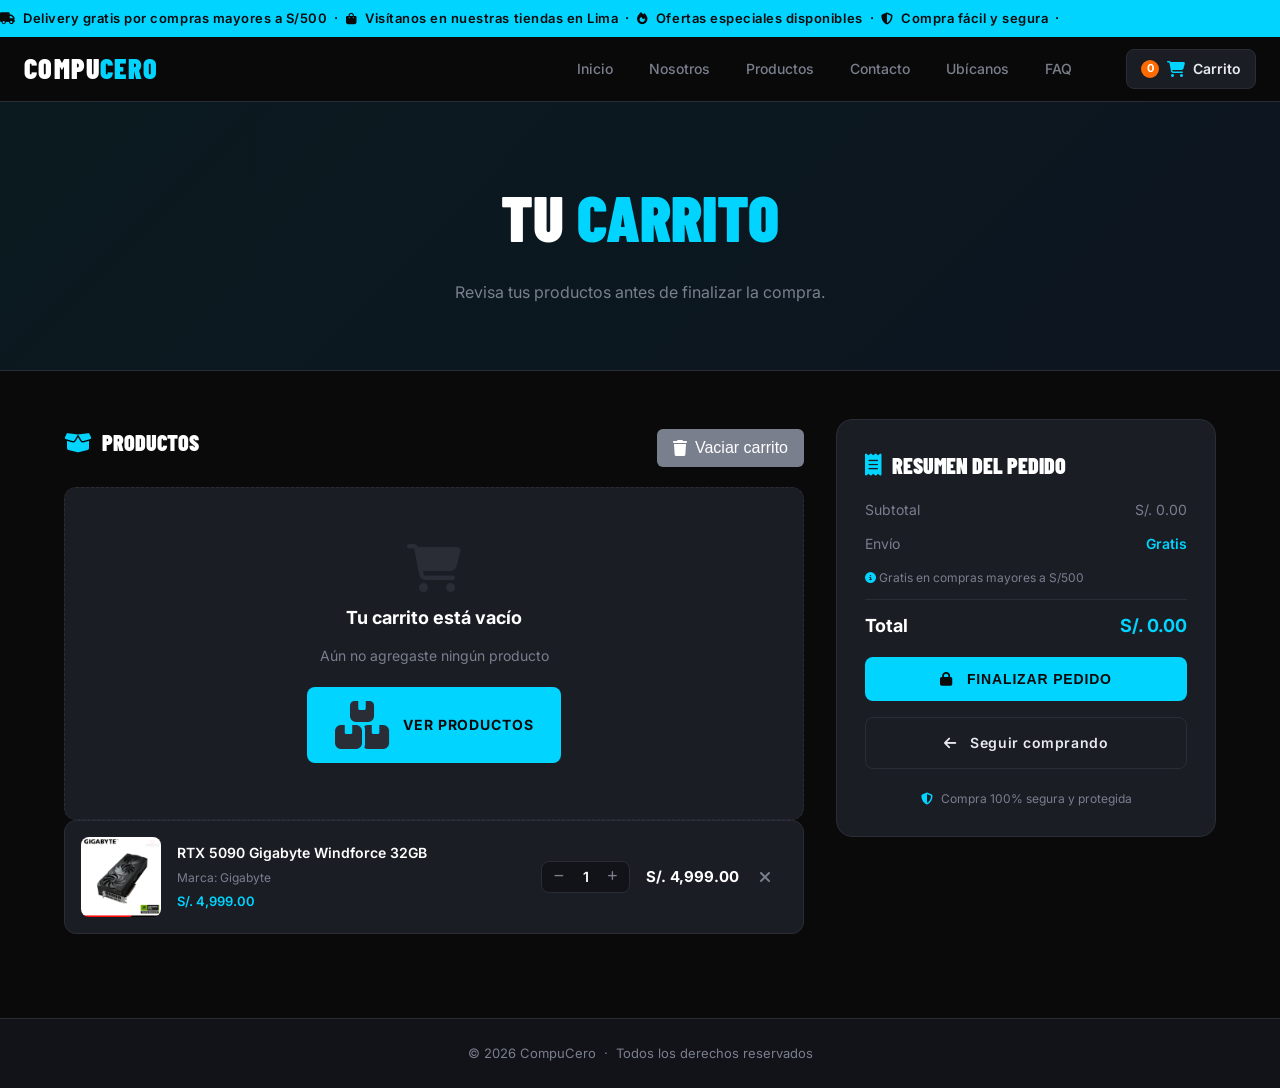
<file: assets/pages/carrito.html>
<!DOCTYPE html>
<html lang="es">

<head>
    <meta charset="UTF-8">
    <meta name="viewport" content="width=device-width, initial-scale=1.0">
    <title>Mi Carrito — CompuCero</title>
    <link
        href="https://fonts.googleapis.com/css2?family=Barlow+Condensed:wght@700;900&family=Inter:wght@400;500;600&display=swap"
        rel="stylesheet">
    <link rel="stylesheet" href="https://cdnjs.cloudflare.com/ajax/libs/font-awesome/6.5.0/css/all.min.css" />
    <link rel="stylesheet" href="https://cdnjs.cloudflare.com/ajax/libs/animate.css/4.1.1/animate.min.css" />
    <link href="../css/estilos.css" rel="stylesheet" type="text/css" />
    <link rel="icon" type="image/png" href="https://cdn-icons-png.flaticon.com/512/5610/5610074.png">
</head>

<body>

    <!-- TICKER -->
    <div class="barra-anuncio">
        <span class="ticker">
            <i class="fa-solid fa-truck"></i> Delivery gratis por compras mayores a S/500 &nbsp;·&nbsp;
            <i class="fa-solid fa-bag-shopping"></i> Visítanos en nuestras tiendas en Lima &nbsp;·&nbsp;
            <i class="fa-solid fa-fire"></i> Ofertas especiales disponibles &nbsp;·&nbsp;
            <i class="fa-solid fa-shield-halved"></i> Compra fácil y segura &nbsp;·&nbsp;
        </span>
    </div>

    <!-- NAVBAR -->
    <header id="main-header">
        <nav class="navbar">
            <div class="logo">
                <a href="../../index.html">
                    <h1>Compu<span>Cero</span></h1>
                </a>
            </div>
            <ul class="nav-links">
                <li><a href="../../index.html">Inicio</a></li>
                <li><a href="nosotros.html">Nosotros</a></li>
                <li><a href="productos.html">Productos</a></li>
                <li><a href="contacto.html">Contacto</a></li>
                <li><a href="ubicacion.html">Ubícanos</a></li>
                <li><a href="faq.html">FAQ</a></li>
            </ul>
            <div class="cart-icon" onclick="window.location='carrito.html'">
                <span id="cart-count">0</span>
                <i class="fa-solid fa-cart-shopping"></i> Carrito
            </div>
        </nav>
    </header>

    <main>

        <!-- HERO -->
        <div class="page-hero animate__animated animate__fadeIn">
            <h2>Tu <span>carrito</span></h2>
            <p>Revisa tus productos antes de finalizar la compra.</p>
        </div>

        <div class="carrito-wrapper">

            <!-- COLUMNA IZQUIERDA — PRODUCTOS -->
            <div class="carrito-lista-wrapper">
                <div class="carrito-header">
                    <h3 class="carrito-titulo">
                        <i class="fa-solid fa-box-open"></i> Productos
                    </h3>
                    <button class="btn-vaciar" id="btn-vaciar">
                        <i class="fa-solid fa-trash"></i> Vaciar carrito
                    </button>
                </div>

                <!-- LISTA DINÁMICA — el JS la llenará -->
                <div id="lista-carrito">

                    <!-- ESTADO VACÍO — visible cuando no hay productos -->
                    <div class="carrito-vacio" id="carrito-vacio">
                        <i class="fa-solid fa-cart-shopping"></i>
                        <h4>Tu carrito está vacío</h4>
                        <p>Aún no agregaste ningún producto</p>
                        <a href="productos.html" class="btn-primario">
                            <i class="fa-solid fa-boxes-stacked"></i> Ver productos
                        </a>
                    </div>

                    <!-- EJEMPLO DE ITEM — el JS generará estos dinámicamente -->
                    <div class="item-carrito" id="item-ejemplo">
                        <div class="item-img">
                            <img src="../img/gpu-gigabyte-rtx5090-1.jpg" alt="RTX 5090" />
                        </div>
                        <div class="item-info">
                            <h4>RTX 5090 Gigabyte Windforce 32GB</h4>
                            <p class="item-marca">Marca: Gigabyte</p>
                            <p class="item-precio-unit">S/. 4,999.00</p>
                        </div>
                        <div class="item-cantidad">
                            <button class="btn-cantidad"><i class="fa-solid fa-minus"></i></button>
                            <span>1</span>
                            <button class="btn-cantidad"><i class="fa-solid fa-plus"></i></button>
                        </div>
                        <div class="item-subtotal">
                            <p>S/. 4,999.00</p>
                        </div>
                        <button class="btn-eliminar-item">
                            <i class="fa-solid fa-xmark"></i>
                        </button>
                    </div>

                </div>
            </div>

            <!-- COLUMNA DERECHA — RESUMEN -->
            <div class="carrito-resumen">
                <h3 class="carrito-titulo">
                    <i class="fa-solid fa-receipt"></i> Resumen del pedido
                </h3>

                <div class="resumen-lineas">
                    <div class="resumen-linea">
                        <span>Subtotal</span>
                        <span id="subtotal">S/. 0.00</span>
                    </div>
                    <div class="resumen-linea">
                        <span>Envío</span>
                        <span id="costo-envio" class="envio-gratis">Gratis</span>
                    </div>
                    <div class="resumen-linea envio-nota">
                        <span><i class="fa-solid fa-circle-info"></i> Gratis en compras mayores a S/500</span>
                    </div>
                    <div class="resumen-divider"></div>
                    <div class="resumen-linea resumen-total">
                        <span>Total</span>
                        <span id="precio-total">S/. 0.00</span>
                    </div>
                </div>

                <button class="btn-primario btn-finalizar" id="btn-finalizar">
                    <i class="fa-solid fa-lock"></i> Finalizar pedido
                </button>

                <a href="productos.html" class="btn-secundario btn-seguir">
                    <i class="fa-solid fa-arrow-left"></i> Seguir comprando
                </a>

                <div class="resumen-seguridad">
                    <i class="fa-solid fa-shield-halved"></i>
                    <span>Compra 100% segura y protegida</span>
                </div>
            </div>

        </div>

    </main>

    <!-- FOOTER -->
    <footer id="main-footer">
        <div class="footer-bottom">
            <p>&copy; 2026 CompuCero &nbsp;·&nbsp; Todos los derechos reservados</p>
        </div>
    </footer>

</body>

</html>
</file>
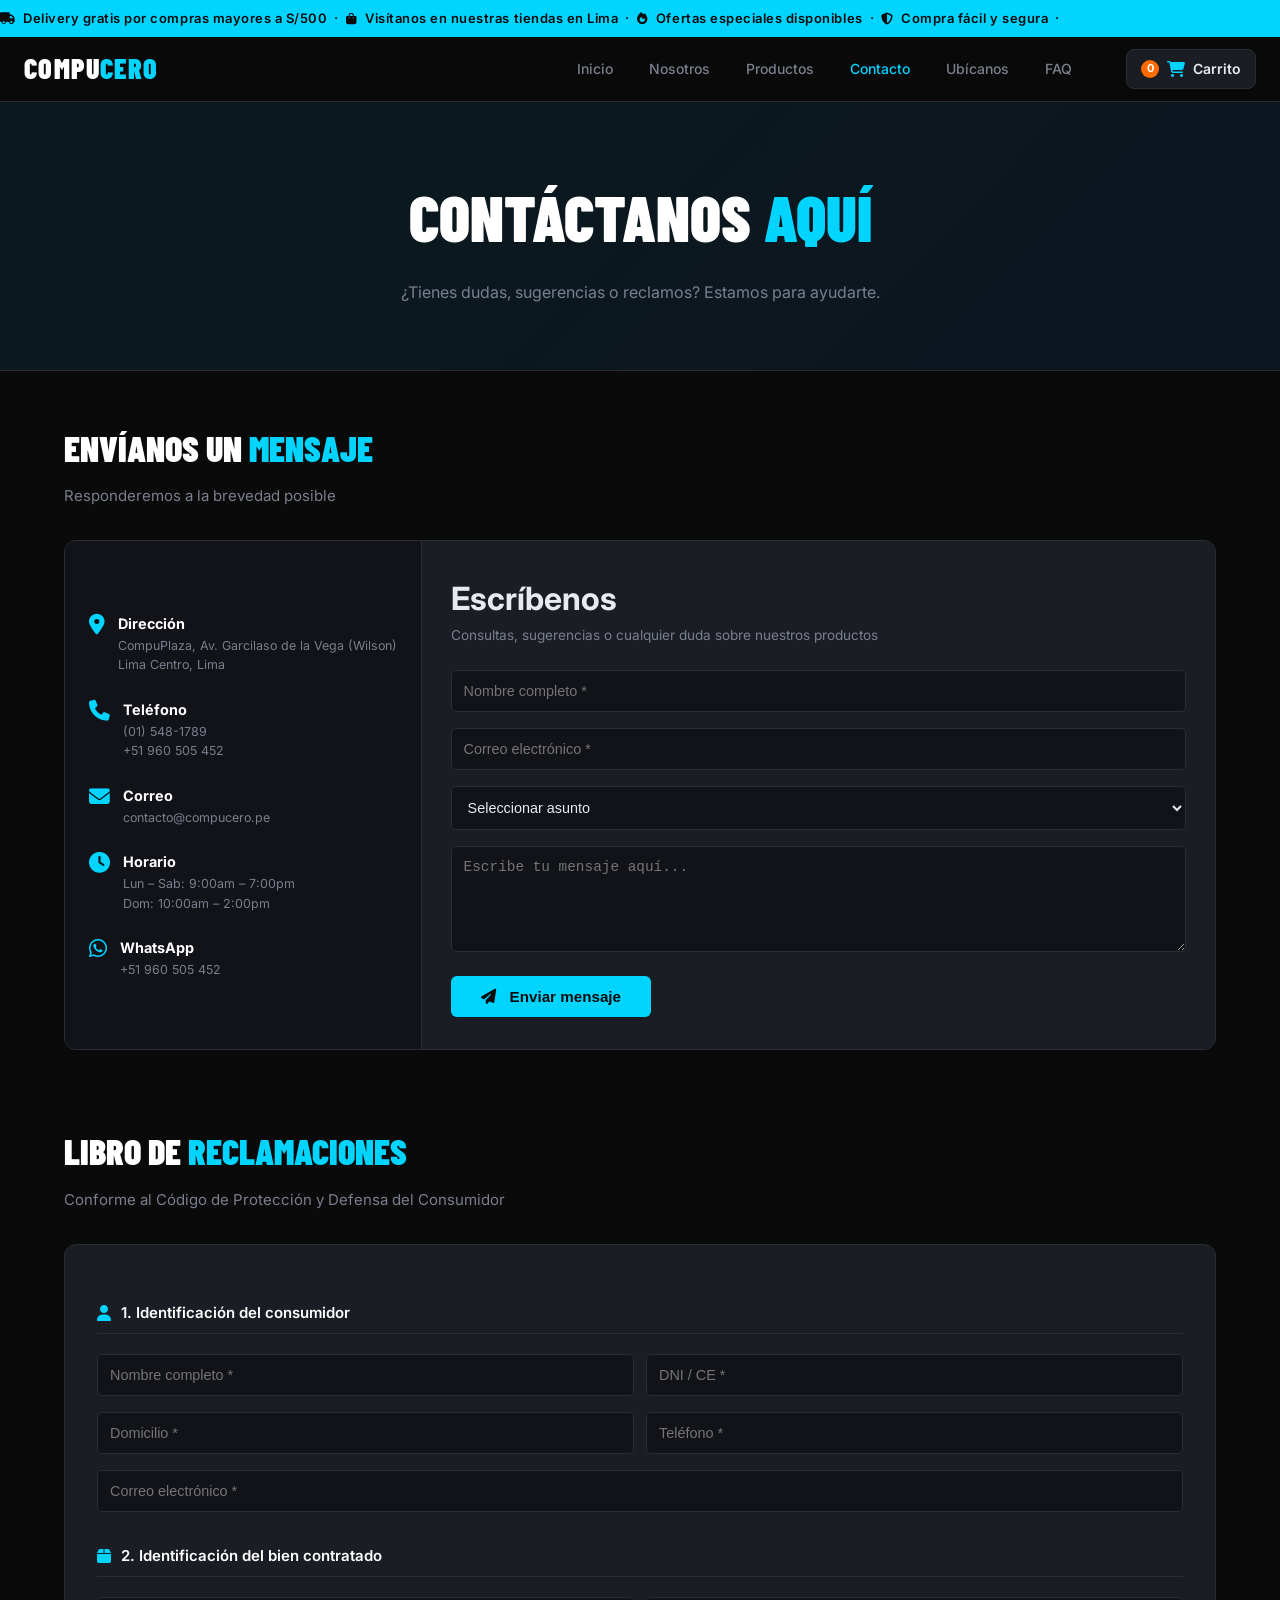
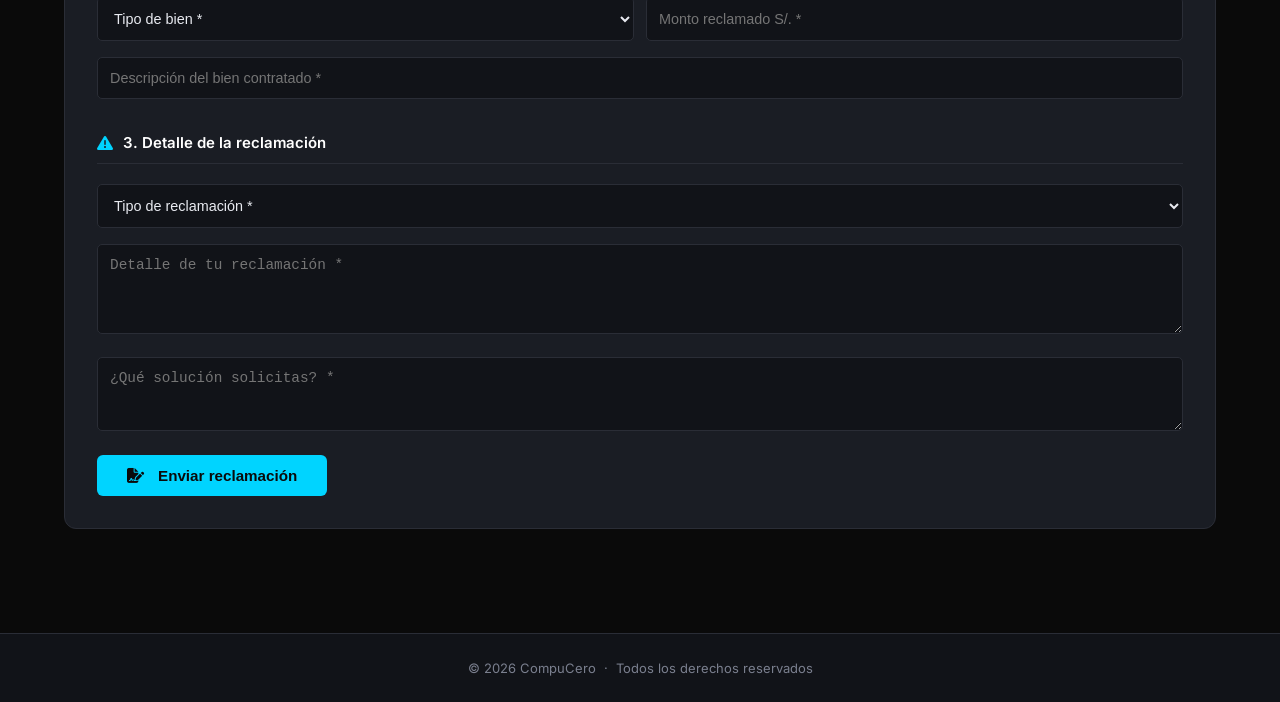
<file: assets/pages/contacto.html>
<!DOCTYPE html>
<html lang="es">

<head>
    <meta charset="UTF-8">
    <meta name="viewport" content="width=device-width, initial-scale=1.0">
    <title>Contacto — CompuCero</title>
    <link
        href="https://fonts.googleapis.com/css2?family=Barlow+Condensed:wght@700;900&family=Inter:wght@400;500;600&display=swap"
        rel="stylesheet">
    <link rel="stylesheet" href="https://cdnjs.cloudflare.com/ajax/libs/font-awesome/6.5.0/css/all.min.css" />
    <link rel="stylesheet" href="https://cdnjs.cloudflare.com/ajax/libs/animate.css/4.1.1/animate.min.css" />
    <link href="../css/estilos.css" rel="stylesheet" type="text/css" />
    <link rel="icon" type="image/png" href="https://cdn-icons-png.flaticon.com/512/5610/5610074.png">
</head>

<body>

    <!-- TICKER -->
    <div class="barra-anuncio">
        <span class="ticker">
            <i class="fa-solid fa-truck"></i> Delivery gratis por compras mayores a S/500 &nbsp;·&nbsp;
            <i class="fa-solid fa-bag-shopping"></i> Visítanos en nuestras tiendas en Lima &nbsp;·&nbsp;
            <i class="fa-solid fa-fire"></i> Ofertas especiales disponibles &nbsp;·&nbsp;
            <i class="fa-solid fa-shield-halved"></i> Compra fácil y segura &nbsp;·&nbsp;
        </span>
    </div>

    <!-- NAVBAR -->
    <header id="main-header">
        <nav class="navbar">
            <div class="logo">
                <a href="../../index.html">
                    <h1>Compu<span>Cero</span></h1>
                </a>
            </div>
            <ul class="nav-links">
                <li><a href="../../index.html">Inicio</a></li>
                <li><a href="nosotros.html">Nosotros</a></li>
                <li><a href="productos.html">Productos</a></li>
                <li><a href="contacto.html" class="activo">Contacto</a></li>
                <li><a href="ubicacion.html">Ubícanos</a></li>
                <li><a href="faq.html">FAQ</a></li>
            </ul>
            <div class="cart-icon" onclick="window.location='carrito.html'">
                <span id="cart-count">0</span>
                <i class="fa-solid fa-cart-shopping"></i> Carrito
            </div>
        </nav>
    </header>

    <main>

        <!-- HERO -->
        <div class="page-hero animate__animated animate__fadeIn">
            <h2>Contáctanos <span>aquí</span></h2>
            <p>¿Tienes dudas, sugerencias o reclamos? Estamos para ayudarte.</p>
        </div>

        <div class="contacto-wrapper">

            <!-- FORMULARIO DE SUGERENCIAS -->
            <section class="contacto-seccion">
                <h2 class="seccion-titulo">Envíanos un <span>mensaje</span></h2>
                <p class="seccion-subtitulo">Responderemos a la brevedad posible</p>

                <div class="sugerencias-card">

                    <!-- PANEL IZQUIERDO — INFO -->
                    <div class="sug-info-panel">
                        <div class="sug-info-item">
                            <i class="fa-solid fa-location-dot sug-icon"></i>
                            <div>
                                <strong>Dirección</strong>
                                <p>CompuPlaza, Av. Garcilaso de la Vega (Wilson)</p>
                                <p>Lima Centro, Lima</p>
                            </div>
                        </div>
                        <div class="sug-info-item">
                            <i class="fa-solid fa-phone sug-icon"></i>
                            <div>
                                <strong>Teléfono</strong>
                                <p>(01) 548-1789</p>
                                <p>+51 960 505 452</p>
                            </div>
                        </div>
                        <div class="sug-info-item">
                            <i class="fa-solid fa-envelope sug-icon"></i>
                            <div>
                                <strong>Correo</strong>
                                <p>contacto@compucero.pe</p>
                            </div>
                        </div>
                        <div class="sug-info-item">
                            <i class="fa-solid fa-clock sug-icon"></i>
                            <div>
                                <strong>Horario</strong>
                                <p>Lun – Sab: 9:00am – 7:00pm</p>
                                <p>Dom: 10:00am – 2:00pm</p>
                            </div>
                        </div>
                        <div class="sug-info-item">
                            <i class="fa-brands fa-whatsapp sug-icon"></i>
                            <div>
                                <strong>WhatsApp</strong>
                                <p>+51 960 505 452</p>
                            </div>
                        </div>
                    </div>

                    <!-- PANEL DERECHO — FORMULARIO -->
                    <div class="sug-form-panel">
                        <h3>Escríbenos</h3>
                        <p>Consultas, sugerencias o cualquier duda sobre nuestros productos</p>
                        <form id="form-sugerencias" class="animated-form">
                            <input type="text" id="sug-nombre" placeholder="Nombre completo *" required>
                            <input type="email" id="sug-email" placeholder="Correo electrónico *" required>
                            <select id="sug-asunto">
                                <option value="">Seleccionar asunto</option>
                                <option value="consulta">Consulta general</option>
                                <option value="soporte">Soporte técnico</option>
                                <option value="sugerencia">Sugerencia</option>
                                <option value="otro">Otro</option>
                            </select>
                            <textarea id="sug-mensaje" placeholder="Escribe tu mensaje aquí..." rows="5"
                                required></textarea>
                            <button type="submit" class="btn-enviar">
                                <i class="fa-solid fa-paper-plane"></i> Enviar mensaje
                            </button>
                        </form>
                    </div>

                </div>
            </section>

            <!-- LIBRO DE RECLAMACIONES -->
            <section class="contacto-seccion">
                <h2 class="seccion-titulo">Libro de <span>reclamaciones</span></h2>
                <p class="seccion-subtitulo">Conforme al Código de Protección y Defensa del Consumidor</p>

                <div class="form-section">
                    <form id="libro-reclamaciones" class="animated-form">

                        <div class="form-grupo-titulo">
                            <i class="fa-solid fa-user"></i>
                            <h3>1. Identificación del consumidor</h3>
                        </div>
                        <div class="form-fila">
                            <input type="text" id="rec-nombre" placeholder="Nombre completo *" required>
                            <input type="text" id="rec-dni" placeholder="DNI / CE *" required>
                        </div>
                        <div class="form-fila">
                            <input type="text" id="rec-domicilio" placeholder="Domicilio *" required>
                            <input type="tel" id="rec-telefono" placeholder="Teléfono *" required>
                        </div>
                        <input type="email" id="rec-email" placeholder="Correo electrónico *" required>

                        <div class="form-grupo-titulo">
                            <i class="fa-solid fa-box"></i>
                            <h3>2. Identificación del bien contratado</h3>
                        </div>
                        <div class="form-fila">
                            <select id="rec-tipo-bien" required>
                                <option value="">Tipo de bien *</option>
                                <option value="producto">Producto</option>
                                <option value="servicio">Servicio</option>
                            </select>
                            <input type="number" id="rec-monto" placeholder="Monto reclamado S/. *" min="0" step="0.01"
                                required>
                        </div>
                        <input type="text" id="rec-descripcion" placeholder="Descripción del bien contratado *"
                            required>

                        <div class="form-grupo-titulo">
                            <i class="fa-solid fa-triangle-exclamation"></i>
                            <h3>3. Detalle de la reclamación</h3>
                        </div>
                        <select id="rec-tipo-reclamo" required>
                            <option value="">Tipo de reclamación *</option>
                            <option value="reclamo">Reclamo (disconformidad con el producto o servicio)</option>
                            <option value="queja">Queja (disconformidad con la atención)</option>
                        </select>
                        <textarea id="rec-detalle" placeholder="Detalle de tu reclamación *" rows="4"
                            required></textarea>
                        <textarea id="rec-pedido" placeholder="¿Qué solución solicitas? *" rows="3" required></textarea>

                        <button type="submit" class="btn-enviar">
                            <i class="fa-solid fa-file-signature"></i> Enviar reclamación
                        </button>

                    </form>
                </div>
            </section>

        </div>

    </main>

    <!-- FOOTER -->
    <footer id="main-footer">
        <div class="footer-bottom">
            <p>&copy; 2026 CompuCero &nbsp;&middot;&nbsp; Todos los derechos reservados</p>
        </div>
    </footer>

</body>

</html>
</file>
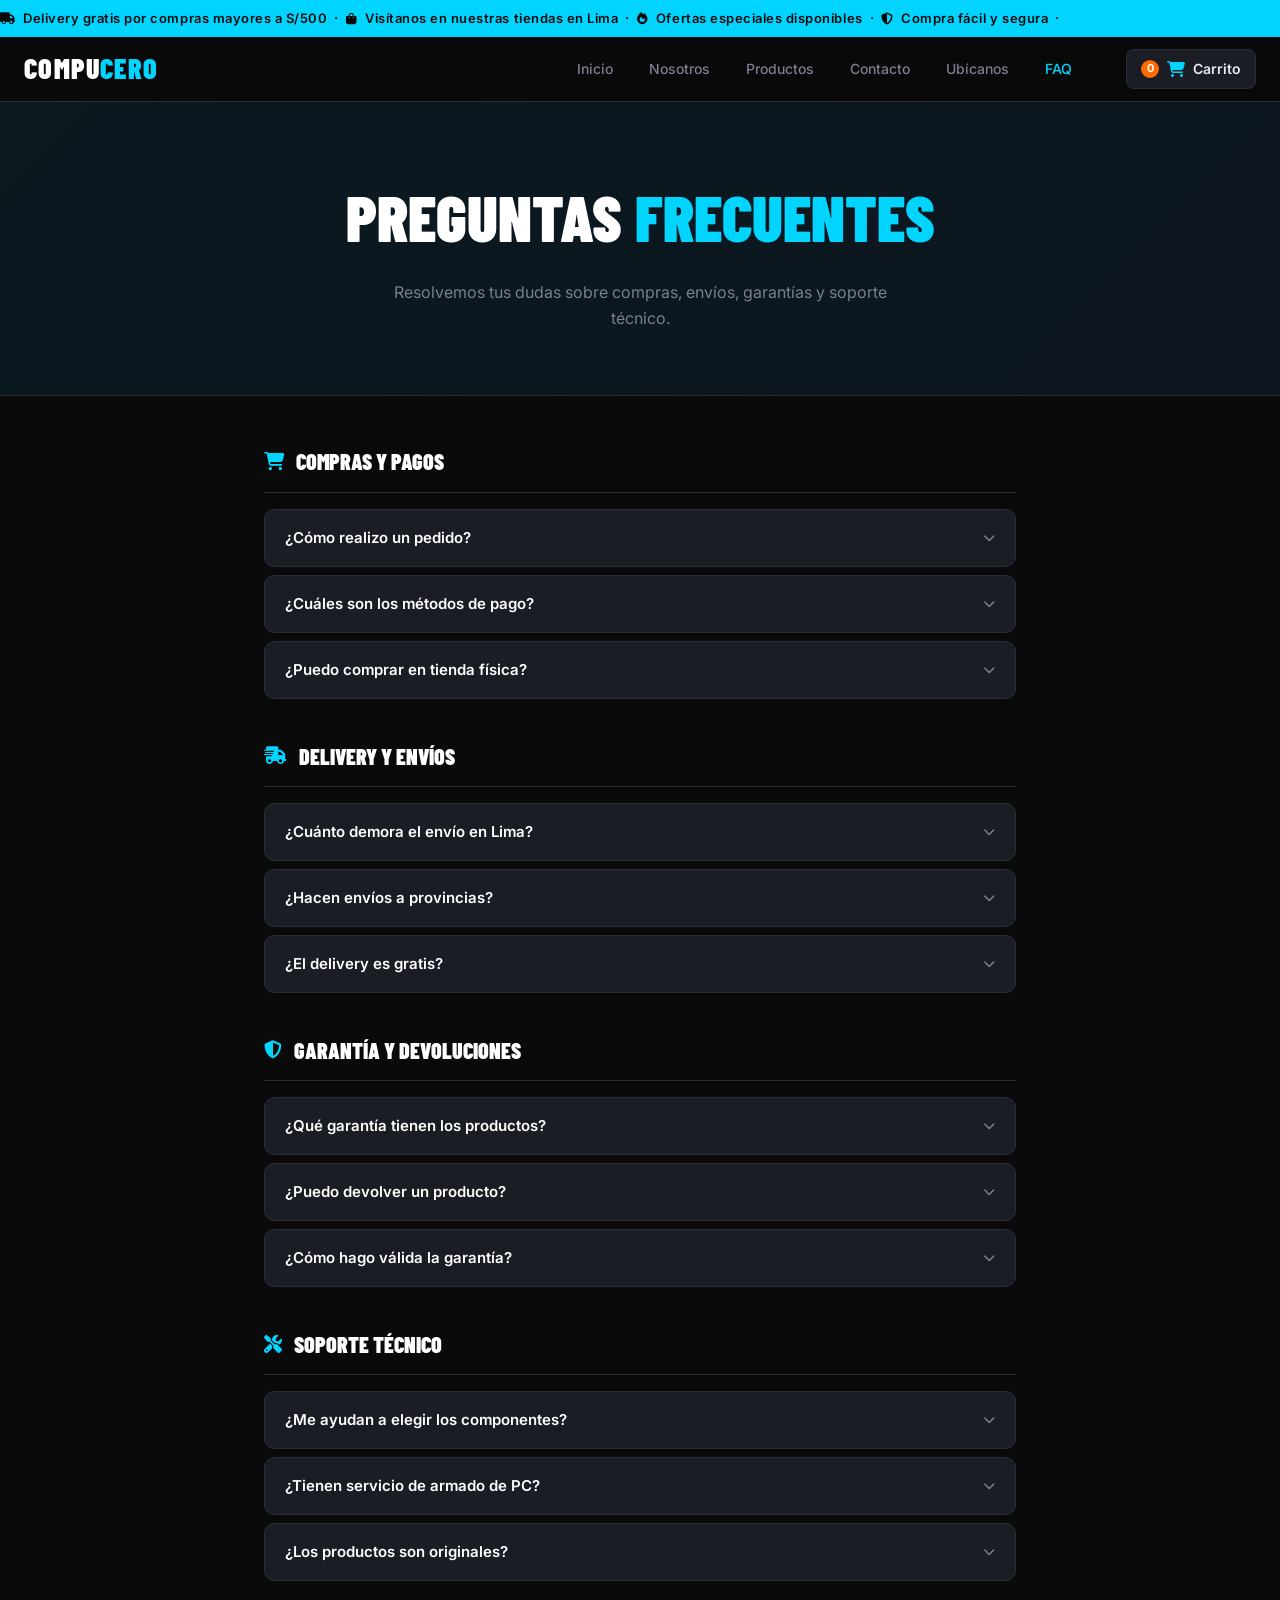
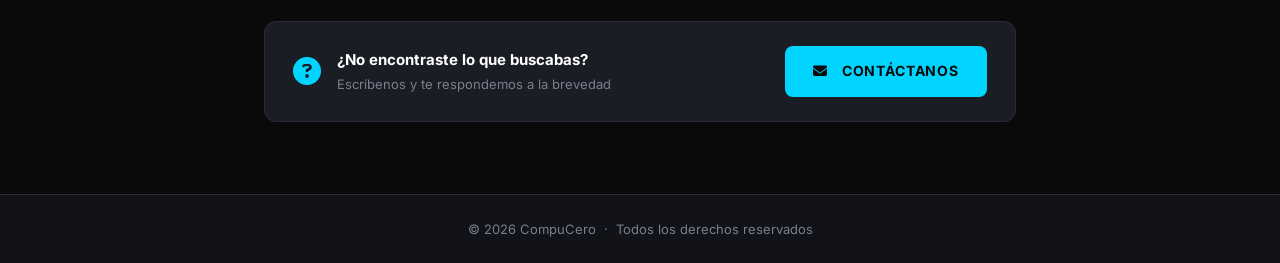
<file: assets/pages/faq.html>
<!DOCTYPE html>
<html lang="es">

<head>
    <meta charset="UTF-8">
    <meta name="viewport" content="width=device-width, initial-scale=1.0">
    <title>FAQ — CompuCero</title>
    <link
        href="https://fonts.googleapis.com/css2?family=Barlow+Condensed:wght@700;900&family=Inter:wght@400;500;600&display=swap"
        rel="stylesheet">
    <link rel="stylesheet" href="https://cdnjs.cloudflare.com/ajax/libs/font-awesome/6.5.0/css/all.min.css" />
    <link rel="stylesheet" href="https://cdnjs.cloudflare.com/ajax/libs/animate.css/4.1.1/animate.min.css" />
    <link href="../css/estilos.css" rel="stylesheet" type="text/css" />
    <link rel="icon" type="image/png" href="https://cdn-icons-png.flaticon.com/512/5610/5610074.png">
</head>

<body>

    <!-- TICKER -->
    <div class="barra-anuncio">
        <span class="ticker">
            <i class="fa-solid fa-truck"></i> Delivery gratis por compras mayores a S/500 &nbsp;·&nbsp;
            <i class="fa-solid fa-bag-shopping"></i> Visítanos en nuestras tiendas en Lima &nbsp;·&nbsp;
            <i class="fa-solid fa-fire"></i> Ofertas especiales disponibles &nbsp;·&nbsp;
            <i class="fa-solid fa-shield-halved"></i> Compra fácil y segura &nbsp;·&nbsp;
        </span>
    </div>

    <!-- NAVBAR -->
    <header id="main-header">
        <nav class="navbar">
            <div class="logo">
                <a href="../../index.html">
                    <h1>Compu<span>Cero</span></h1>
                </a>
            </div>
            <ul class="nav-links">
                <li><a href="../../index.html">Inicio</a></li>
                <li><a href="nosotros.html">Nosotros</a></li>
                <li><a href="productos.html">Productos</a></li>
                <li><a href="contacto.html">Contacto</a></li>
                <li><a href="ubicacion.html">Ubícanos</a></li>
                <li><a href="faq.html" class="activo">FAQ</a></li>
            </ul>
            <div class="cart-icon" onclick="window.location='carrito.html'">
                <span id="cart-count">0</span>
                <i class="fa-solid fa-cart-shopping"></i> Carrito
            </div>
        </nav>
    </header>

    <main>

        <!-- HERO -->
        <div class="page-hero animate__animated animate__fadeIn">
            <h2>Preguntas <span>frecuentes</span></h2>
            <p>Resolvemos tus dudas sobre compras, envíos, garantías y soporte técnico.</p>
        </div>

        <div class="faq-wrapper">

            <!-- CATEGORÍA: COMPRAS -->
            <div class="faq-categoria">
                <div class="faq-categoria-titulo">
                    <i class="fa-solid fa-cart-shopping"></i>
                    <h3>Compras y pagos</h3>
                </div>
                <div class="faq-lista">
                    <details class="faq-item">
                        <summary>
                            <span>¿Cómo realizo un pedido?</span>
                            <i class="fa-solid fa-chevron-down faq-chevron"></i>
                        </summary>
                        <p>Solo debes agregar los productos al carrito y presionar "Finalizar Pedido" en la sección de
                            carrito. Te pediremos tus datos de envío y método de pago para completar la compra.</p>
                    </details>
                    <details class="faq-item">
                        <summary>
                            <span>¿Cuáles son los métodos de pago?</span>
                            <i class="fa-solid fa-chevron-down faq-chevron"></i>
                        </summary>
                        <p>Aceptamos tarjetas de crédito y débito (Visa, Mastercard), transferencias bancarias, Yape,
                            Plin y pagos en efectivo directamente en nuestra tienda de CompuPlaza.</p>
                    </details>
                    <details class="faq-item">
                        <summary>
                            <span>¿Puedo comprar en tienda física?</span>
                            <i class="fa-solid fa-chevron-down faq-chevron"></i>
                        </summary>
                        <p>Sí, puedes visitarnos en CompuPlaza, Av. Garcilaso de la Vega (Wilson), Lima Centro.
                            Atendemos de lunes a sábado de 9:00am a 7:00pm y domingos de 10:00am a 2:00pm.</p>
                    </details>
                </div>
            </div>

            <!-- CATEGORÍA: DELIVERY -->
            <div class="faq-categoria">
                <div class="faq-categoria-titulo">
                    <i class="fa-solid fa-truck-fast"></i>
                    <h3>Delivery y envíos</h3>
                </div>
                <div class="faq-lista">
                    <details class="faq-item">
                        <summary>
                            <span>¿Cuánto demora el envío en Lima?</span>
                            <i class="fa-solid fa-chevron-down faq-chevron"></i>
                        </summary>
                        <p>Los pedidos dentro de Lima se entregan el mismo día hábil si realizas tu compra antes de las
                            2:00pm. Fuera de ese horario, la entrega es al día hábil siguiente.</p>
                    </details>
                    <details class="faq-item">
                        <summary>
                            <span>¿Hacen envíos a provincias?</span>
                            <i class="fa-solid fa-chevron-down faq-chevron"></i>
                        </summary>
                        <p>Sí, realizamos envíos a todo el Perú mediante Olva Courier y Shalom. El tiempo de entrega
                            varía entre 2 a 5 días hábiles dependiendo de tu ubicación.</p>
                    </details>
                    <details class="faq-item">
                        <summary>
                            <span>¿El delivery es gratis?</span>
                            <i class="fa-solid fa-chevron-down faq-chevron"></i>
                        </summary>
                        <p>El delivery es gratuito en Lima para compras mayores a S/500. Para compras menores o envíos a
                            provincias, el costo varía según la dirección de entrega.</p>
                    </details>
                </div>
            </div>

            <!-- CATEGORÍA: GARANTÍA -->
            <div class="faq-categoria">
                <div class="faq-categoria-titulo">
                    <i class="fa-solid fa-shield-halved"></i>
                    <h3>Garantía y devoluciones</h3>
                </div>
                <div class="faq-lista">
                    <details class="faq-item">
                        <summary>
                            <span>¿Qué garantía tienen los productos?</span>
                            <i class="fa-solid fa-chevron-down faq-chevron"></i>
                        </summary>
                        <p>Todos nuestros componentes cuentan con 12 meses de garantía de fábrica. Algunos productos
                            como GPU y placas madre pueden tener garantías extendidas de hasta 3 años según el
                            fabricante.</p>
                    </details>
                    <details class="faq-item">
                        <summary>
                            <span>¿Puedo devolver un producto?</span>
                            <i class="fa-solid fa-chevron-down faq-chevron"></i>
                        </summary>
                        <p>Tienes hasta 7 días calendario después de recibir el producto para solicitar una devolución,
                            siempre que esté en su estado original con todos sus accesorios y empaque.</p>
                    </details>
                    <details class="faq-item">
                        <summary>
                            <span>¿Cómo hago válida la garantía?</span>
                            <i class="fa-solid fa-chevron-down faq-chevron"></i>
                        </summary>
                        <p>Contáctanos por WhatsApp o visítanos en tienda con tu boleta de compra. Evaluamos el producto
                            y coordinamos la reparación o reemplazo según corresponda.</p>
                    </details>
                </div>
            </div>

            <!-- CATEGORÍA: SOPORTE -->
            <div class="faq-categoria">
                <div class="faq-categoria-titulo">
                    <i class="fa-solid fa-screwdriver-wrench"></i>
                    <h3>Soporte técnico</h3>
                </div>
                <div class="faq-lista">
                    <details class="faq-item">
                        <summary>
                            <span>¿Me ayudan a elegir los componentes?</span>
                            <i class="fa-solid fa-chevron-down faq-chevron"></i>
                        </summary>
                        <p>¡Por supuesto! Contamos con asesores técnicos que te ayudarán a armar el PC ideal según tu
                            presupuesto y necesidades. Puedes consultarnos por WhatsApp o en tienda.</p>
                    </details>
                    <details class="faq-item">
                        <summary>
                            <span>¿Tienen servicio de armado de PC?</span>
                            <i class="fa-solid fa-chevron-down faq-chevron"></i>
                        </summary>
                        <p>Sí, ofrecemos el servicio de armado e instalación de sistema operativo. El costo varía según
                            los componentes. Consulta disponibilidad en nuestra tienda.</p>
                    </details>
                    <details class="faq-item">
                        <summary>
                            <span>¿Los productos son originales?</span>
                            <i class="fa-solid fa-chevron-down faq-chevron"></i>
                        </summary>
                        <p>Sí, todos nuestros productos son 100% originales y cuentan con garantía oficial del
                            fabricante. Trabajamos directamente con distribuidores autorizados en el Perú.</p>
                    </details>
                </div>
            </div>

            <!-- BANNER ¿NO ENCONTRASTE TU RESPUESTA? -->
            <div class="faq-contacto-banner">
                <div class="faq-banner-texto">
                    <i class="fa-solid fa-circle-question"></i>
                    <div>
                        <strong>¿No encontraste lo que buscabas?</strong>
                        <p>Escríbenos y te respondemos a la brevedad</p>
                    </div>
                </div>
                <a href="contacto.html" class="btn-primario">
                    <i class="fa-solid fa-envelope"></i> Contáctanos
                </a>
            </div>

        </div>

    </main>

    <!-- FOOTER -->
    <footer id="main-footer">
        <div class="footer-bottom">
            <p>&copy; 2026 CompuCero &nbsp;·&nbsp; Todos los derechos reservados</p>
        </div>
    </footer>

</body>

</html>
</file>
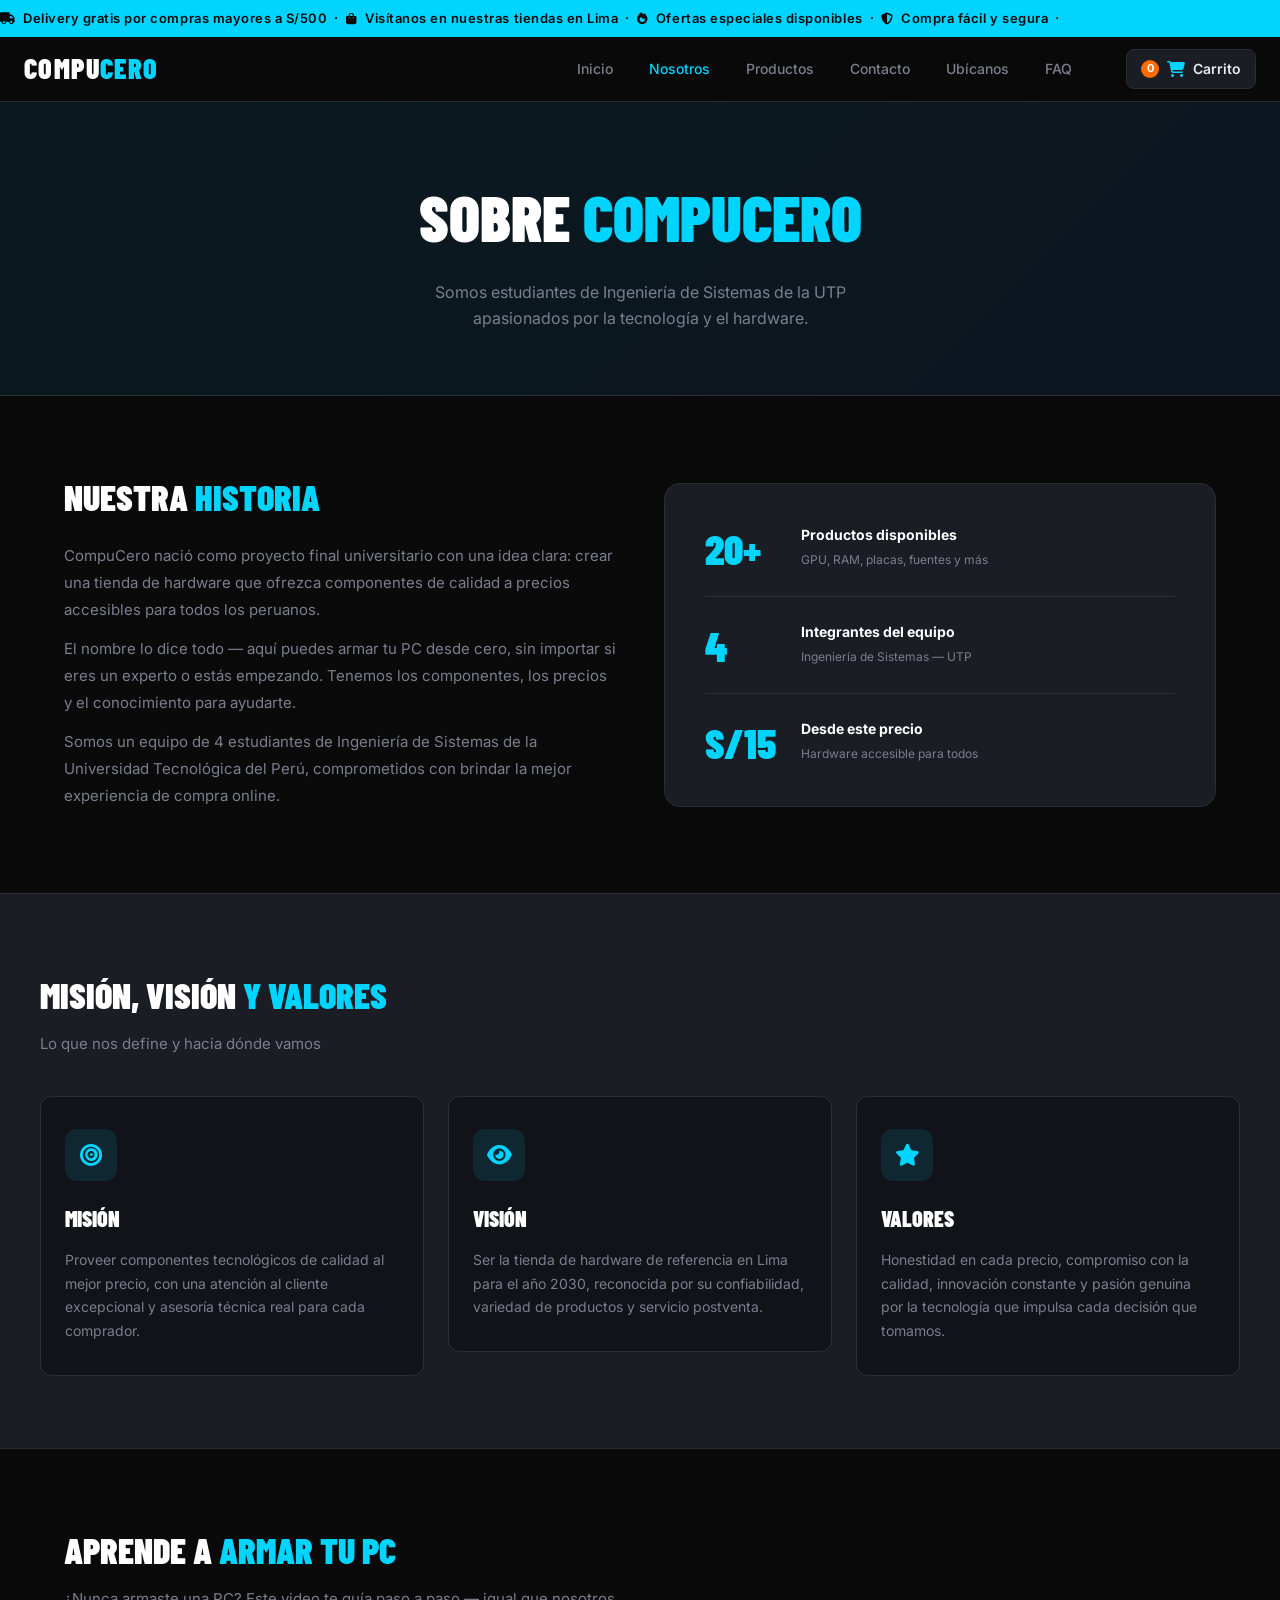
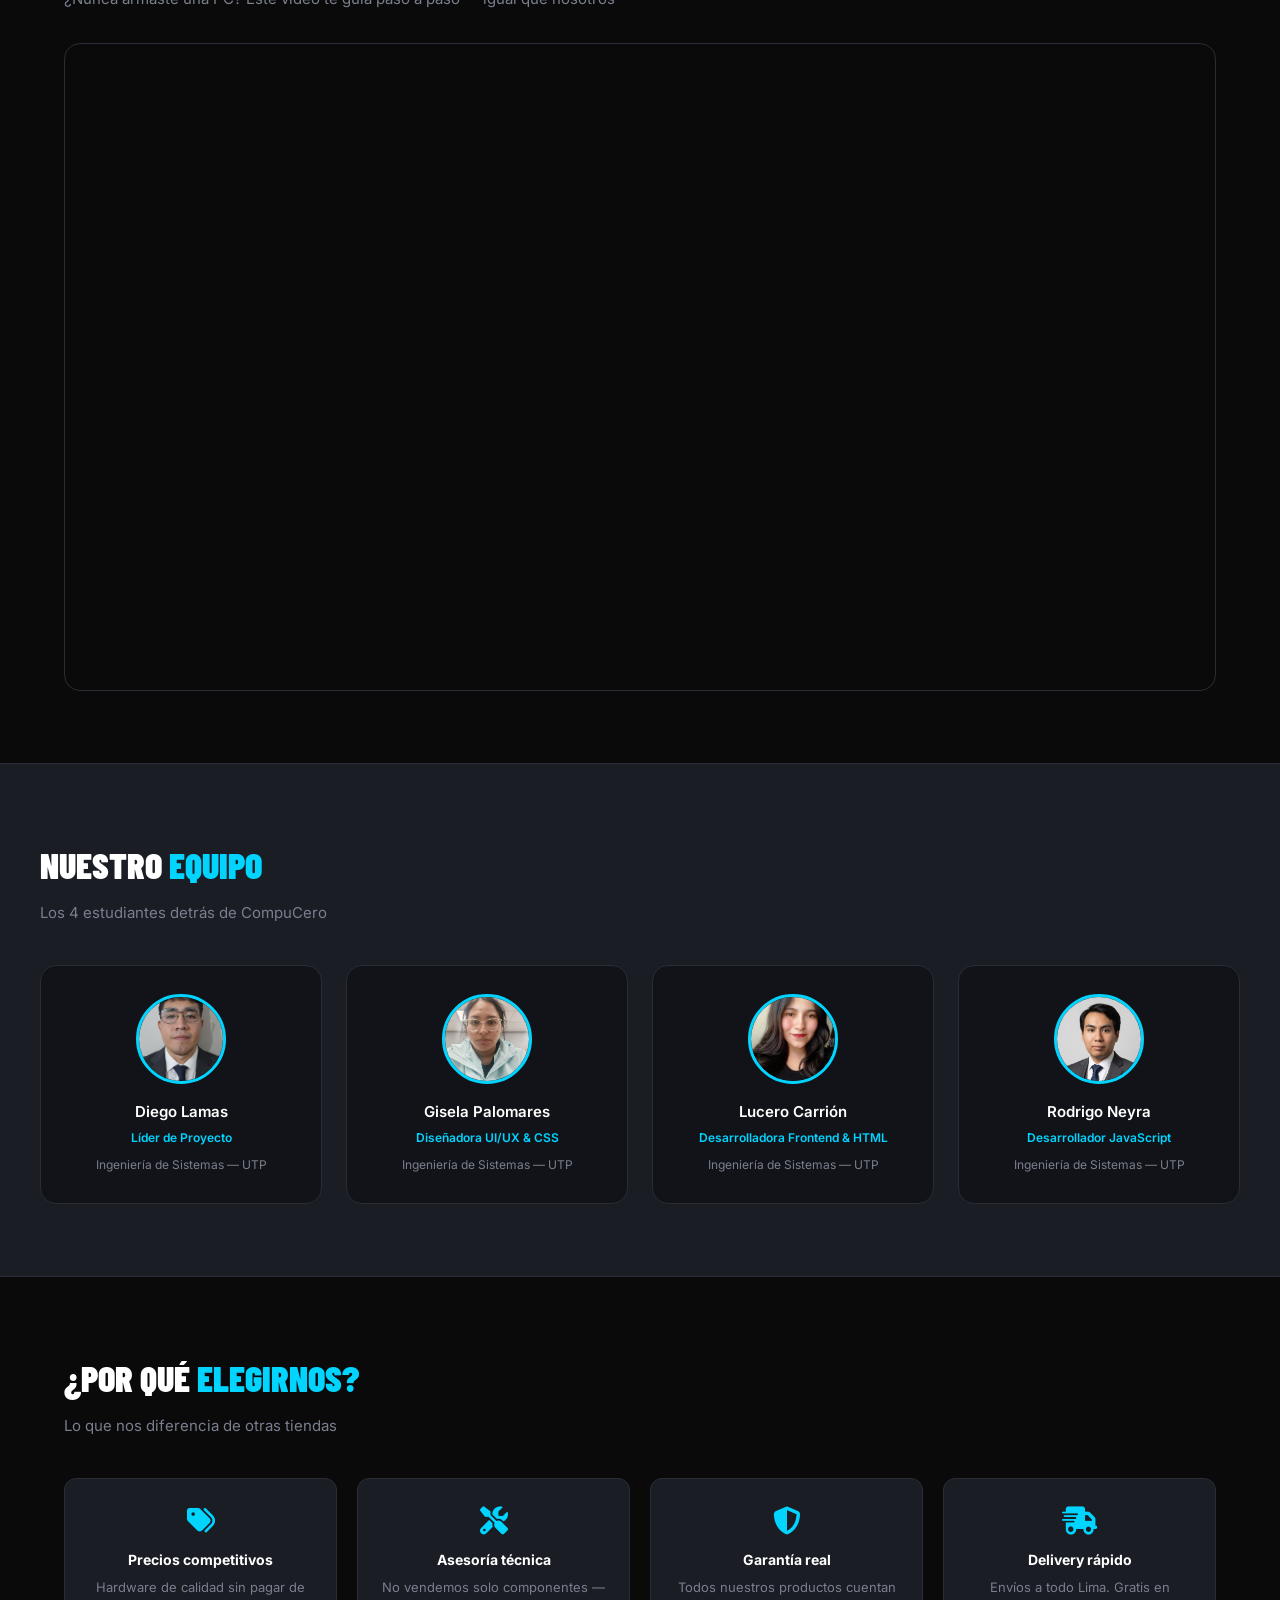
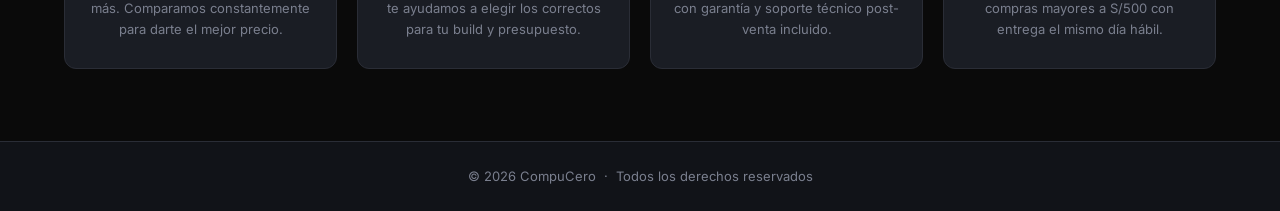
<file: assets/pages/nosotros.html>
<!DOCTYPE html>
<html lang="es">

<head>
    <meta charset="UTF-8">
    <meta name="viewport" content="width=device-width, initial-scale=1.0">
    <title>Nosotros — CompuCero</title>
    <link
        href="https://fonts.googleapis.com/css2?family=Barlow+Condensed:wght@700;900&family=Inter:wght@400;500;600&display=swap"
        rel="stylesheet">
    <link rel="stylesheet" href="https://cdnjs.cloudflare.com/ajax/libs/font-awesome/6.5.0/css/all.min.css" />
    <link rel="stylesheet" href="https://cdnjs.cloudflare.com/ajax/libs/animate.css/4.1.1/animate.min.css" />
    <link href="../css/estilos.css" rel="stylesheet" type="text/css" />
    <link rel="icon" type="image/png" href="https://cdn-icons-png.flaticon.com/512/5610/5610074.png">
</head>

<body>

    <!-- TICKER -->
    <div class="barra-anuncio">
        <span class="ticker">
            <i class="fa-solid fa-truck"></i> Delivery gratis por compras mayores a S/500 &nbsp;·&nbsp;
            <i class="fa-solid fa-bag-shopping"></i> Visítanos en nuestras tiendas en Lima &nbsp;·&nbsp;
            <i class="fa-solid fa-fire"></i> Ofertas especiales disponibles &nbsp;·&nbsp;
            <i class="fa-solid fa-shield-halved"></i> Compra fácil y segura &nbsp;·&nbsp;
        </span>
    </div>

    <!-- NAVBAR -->
    <header id="main-header">
        <nav class="navbar">
            <div class="logo">
                <a href="../../index.html">
                    <h1>Compu<span>Cero</span></h1>
                </a>
            </div>
            <ul class="nav-links">
                <li><a href="../../index.html">Inicio</a></li>
                <li><a href="nosotros.html" class="activo">Nosotros</a></li>
                <li><a href="productos.html">Productos</a></li>
                <li><a href="contacto.html">Contacto</a></li>
                <li><a href="ubicacion.html">Ubícanos</a></li>
                <li><a href="faq.html">FAQ</a></li>
            </ul>
            <div class="cart-icon" onclick="window.location='carrito.html'">
                <span id="cart-count">0</span>
                <i class="fa-solid fa-cart-shopping"></i> Carrito
            </div>
        </nav>
    </header>

    <main>

        <!-- HERO -->
        <div class="page-hero animate__animated animate__fadeIn">
            <h2>Sobre <span>CompuCero</span></h2>
            <p>Somos estudiantes de Ingeniería de Sistemas de la UTP apasionados por la tecnología y el hardware.</p>
        </div>

        <!-- HISTORIA -->
        <section class="historia">
            <div class="historia-texto animate__animated animate__fadeInLeft">
                <h3>Nuestra <span>historia</span></h3>
                <p>CompuCero nació como proyecto final universitario con una idea clara: crear una tienda de hardware
                    que ofrezca componentes de calidad a precios accesibles para todos los peruanos.</p>
                <p>El nombre lo dice todo — aquí puedes armar tu PC desde cero, sin importar si eres un experto o estás
                    empezando. Tenemos los componentes, los precios y el conocimiento para ayudarte.</p>
                <p>Somos un equipo de 4 estudiantes de Ingeniería de Sistemas de la Universidad Tecnológica del Perú,
                    comprometidos con brindar la mejor experiencia de compra online.</p>
            </div>
            <div class="historia-visual animate__animated animate__fadeInRight">
                <div class="stat-item">
                    <span class="stat-num">20+</span>
                    <div class="stat-label">
                        <strong>Productos disponibles</strong>
                        <span>GPU, RAM, placas, fuentes y más</span>
                    </div>
                </div>
                <div class="stat-divider"></div>
                <div class="stat-item">
                    <span class="stat-num">4</span>
                    <div class="stat-label">
                        <strong>Integrantes del equipo</strong>
                        <span>Ingeniería de Sistemas — UTP</span>
                    </div>
                </div>
                <div class="stat-divider"></div>
                <div class="stat-item">
                    <span class="stat-num">S/15</span>
                    <div class="stat-label">
                        <strong>Desde este precio</strong>
                        <span>Hardware accesible para todos</span>
                    </div>
                </div>
            </div>
        </section>

        <!-- MISIÓN VISIÓN VALORES -->
        <section class="mvv">
            <div class="mvv-inner">
                <h2 class="seccion-titulo">Misión, Visión <span>y Valores</span></h2>
                <p class="seccion-subtitulo">Lo que nos define y hacia dónde vamos</p>
                <div class="mvv-grid">
                    <div class="mvv-card">
                        <div class="mvv-icono">
                            <i class="fa-solid fa-bullseye"></i>
                        </div>
                        <h4>Misión</h4>
                        <p>Proveer componentes tecnológicos de calidad al mejor precio, con una atención al cliente
                            excepcional y asesoría técnica real para cada comprador.</p>
                    </div>
                    <div class="mvv-card">
                        <div class="mvv-icono">
                            <i class="fa-solid fa-eye"></i>
                        </div>
                        <h4>Visión</h4>
                        <p>Ser la tienda de hardware de referencia en Lima para el año 2030, reconocida por su
                            confiabilidad, variedad de productos y servicio postventa.</p>
                    </div>
                    <div class="mvv-card">
                        <div class="mvv-icono">
                            <i class="fa-solid fa-star"></i>
                        </div>
                        <h4>Valores</h4>
                        <p>Honestidad en cada precio, compromiso con la calidad, innovación constante y pasión genuina
                            por la tecnología que impulsa cada decisión que tomamos.</p>
                    </div>
                </div>
            </div>
        </section>

        <!-- VIDEO -->
        <section class="video-section">
            <h2 class="seccion-titulo">Aprende a <span>armar tu PC</span></h2>
            <p class="seccion-subtitulo">¿Nunca armaste una PC? Este video te guía paso a paso — igual que nosotros</p>
            <div class="video-wrapper">
                <iframe src="https://www.youtube.com/embed/3SuoZBoIYpM"
                    title="¿Qué necesito para armar la mejor PC Gamer para 2026?" frameborder="0"
                    allow="accelerometer; autoplay; clipboard-write; encrypted-media; gyroscope; picture-in-picture"
                    allowfullscreen>
                </iframe>
            </div>
        </section>

        <!-- EQUIPO -->
        <section class="equipo-section">
            <div class="equipo-inner">
                <h2 class="seccion-titulo">Nuestro <span>equipo</span></h2>
                <p class="seccion-subtitulo">Los 4 estudiantes detrás de CompuCero</p>
                <div class="equipo-grid">

                    <div class="miembro-card animate__animated animate__fadeInUp">
                        <img src="../img/diego-lamas.jpg" alt="Diego Lamas" class="miembro-foto"
                            onerror="this.style.display='none'; this.nextElementSibling.style.display='flex'" />
                        <div class="miembro-avatar" style="display:none">
                            <i class="fa-solid fa-user"></i>
                        </div>
                        <h4>Diego Lamas</h4>
                        <span class="miembro-rol">Líder de Proyecto</span>
                        <p class="miembro-carrera">Ingeniería de Sistemas — UTP</p>
                    </div>

                    <div class="miembro-card animate__animated animate__fadeInUp">
                        <img src="../img/gisela-palomares.jpeg" alt="Diego Lamas" class="miembro-foto"
                            onerror="this.style.display='none'; this.nextElementSibling.style.display='flex'" />
                        <div class="miembro-avatar" style="display:none">
                            <i class="fa-solid fa-user"></i>
                        </div>
                        <h4>Gisela Palomares</h4>
                        <span class="miembro-rol">Diseñadora UI/UX & CSS</span>
                        <p class="miembro-carrera">Ingeniería de Sistemas — UTP</p>
                    </div>

                    <div class="miembro-card animate__animated animate__fadeInUp">
                        <img src="../img/lucero-carrion.jpeg" alt="Diego Lamas" class="miembro-foto"
                            onerror="this.style.display='none'; this.nextElementSibling.style.display='flex'" />
                        <div class="miembro-avatar" style="display:none">
                            <i class="fa-solid fa-user"></i>
                        </div>
                        <h4>Lucero Carrión</h4>
                        <span class="miembro-rol">Desarrolladora Frontend & HTML</span>
                        <p class="miembro-carrera">Ingeniería de Sistemas — UTP</p>
                    </div>

                    <div class="miembro-card animate__animated animate__fadeInUp">
                        <img src="../img/rodrigo-neyra.jpeg" alt="Diego Lamas" class="miembro-foto"
                            onerror="this.style.display='none'; this.nextElementSibling.style.display='flex'" />
                        <div class="miembro-avatar" style="display:none">
                            <i class="fa-solid fa-user"></i>
                        </div>
                        <h4>Rodrigo Neyra</h4>
                        <span class="miembro-rol">Desarrollador JavaScript</span>
                        <p class="miembro-carrera">Ingeniería de Sistemas — UTP</p>
                    </div>

                </div>
            </div>
        </section>

        <!-- POR QUÉ ELEGIRNOS -->
        <section class="por-que">
            <h2 class="seccion-titulo">¿Por qué <span>elegirnos?</span></h2>
            <p class="seccion-subtitulo">Lo que nos diferencia de otras tiendas</p>
            <div class="por-que-grid">
                <div class="pq-item">
                    <i class="fa-solid fa-tags"></i>
                    <strong>Precios competitivos</strong>
                    <p>Hardware de calidad sin pagar de más. Comparamos constantemente para darte el mejor precio.</p>
                </div>
                <div class="pq-item">
                    <i class="fa-solid fa-screwdriver-wrench"></i>
                    <strong>Asesoría técnica</strong>
                    <p>No vendemos solo componentes — te ayudamos a elegir los correctos para tu build y presupuesto.
                    </p>
                </div>
                <div class="pq-item">
                    <i class="fa-solid fa-shield-halved"></i>
                    <strong>Garantía real</strong>
                    <p>Todos nuestros productos cuentan con garantía y soporte técnico post-venta incluido.</p>
                </div>
                <div class="pq-item">
                    <i class="fa-solid fa-truck-fast"></i>
                    <strong>Delivery rápido</strong>
                    <p>Envíos a todo Lima. Gratis en compras mayores a S/500 con entrega el mismo día hábil.</p>
                </div>
            </div>
        </section>

    </main>

    <!-- FOOTER -->
    <footer id="main-footer">
        <div class="footer-bottom">
            <p>&copy; 2026 CompuCero &nbsp;&middot;&nbsp; Todos los derechos reservados</p>
        </div>
    </footer>

</body>

</html>
</file>
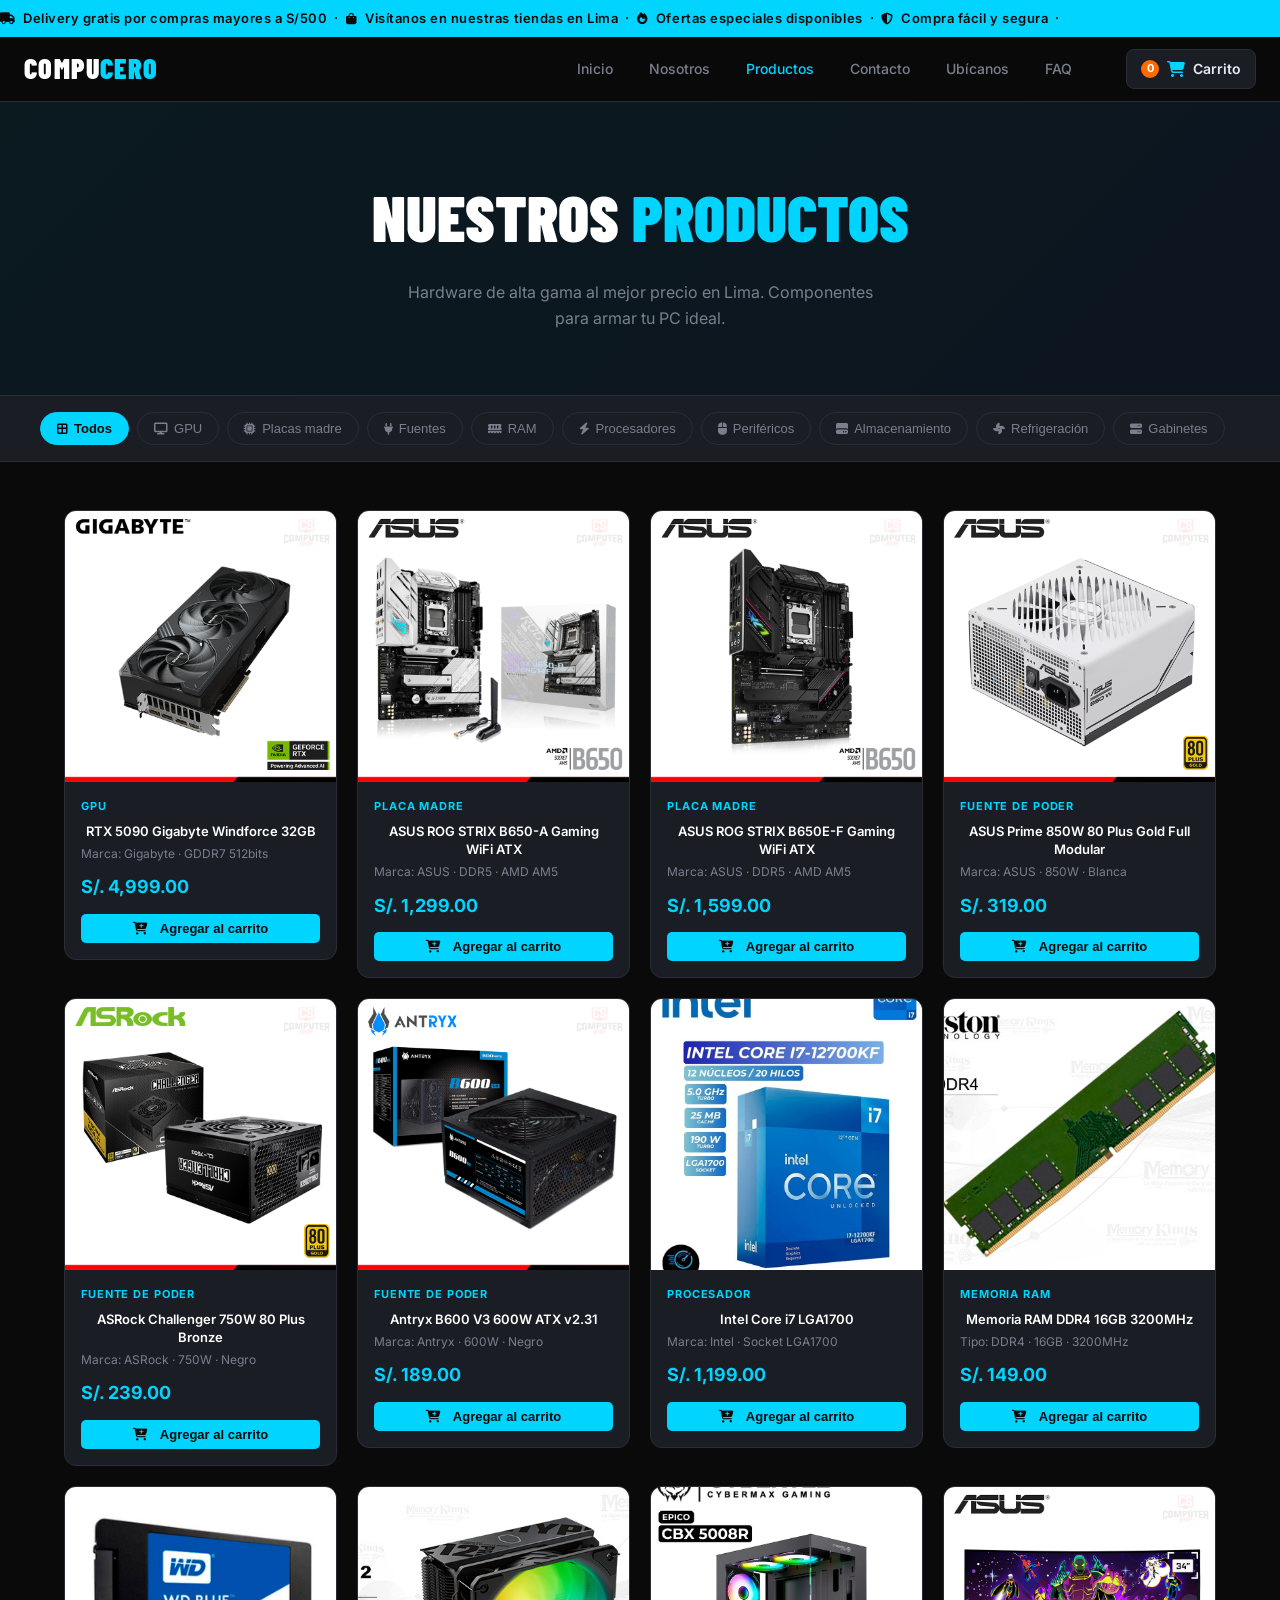
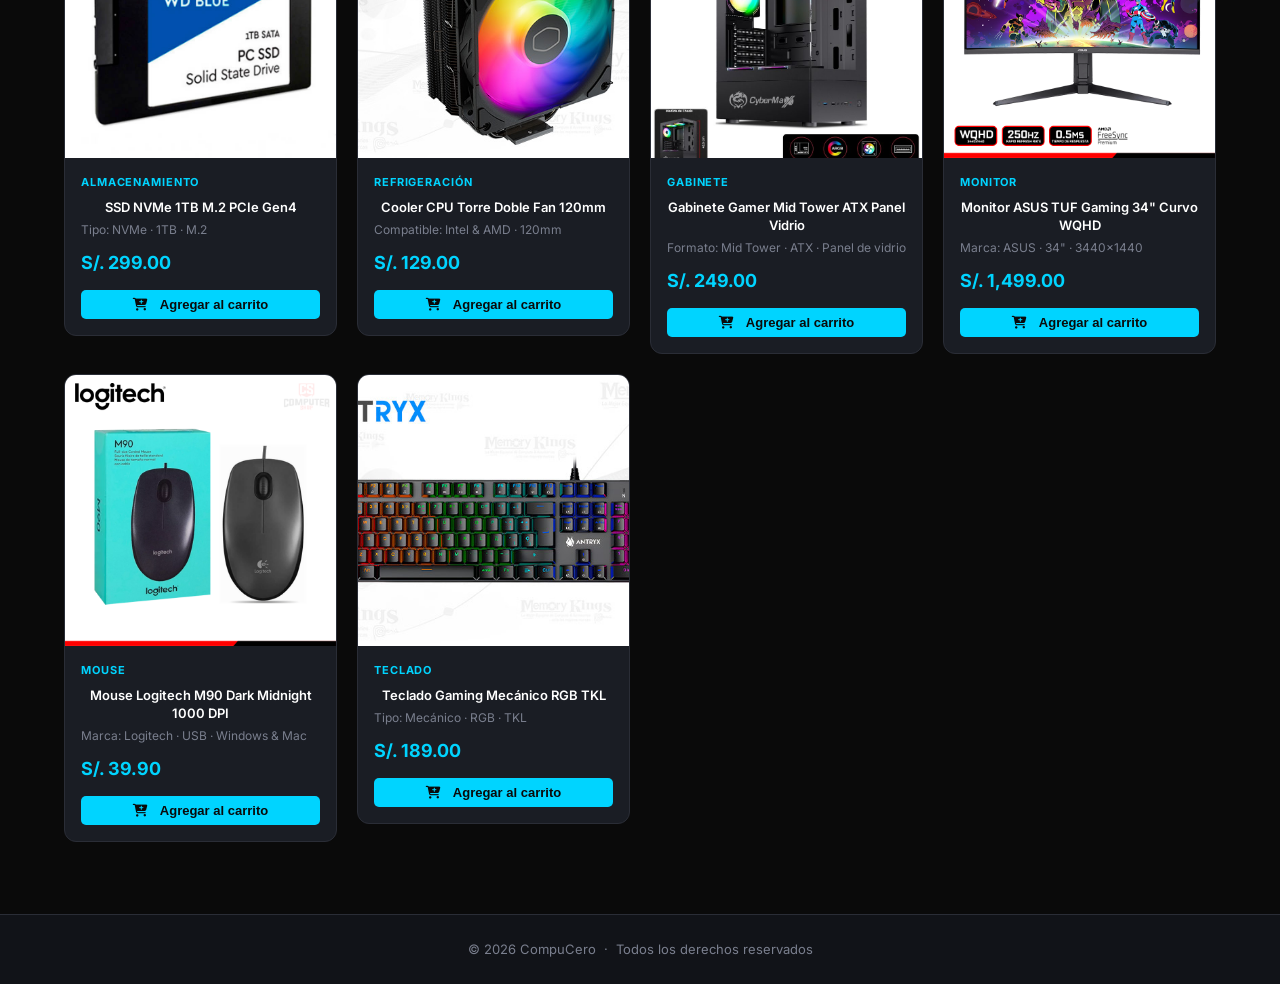
<file: assets/pages/productos.html>
<!DOCTYPE html>
<html lang="es">

<head>
    <meta charset="UTF-8">
    <meta name="viewport" content="width=device-width, initial-scale=1.0">
    <title>Productos — CompuCero</title>
    <link
        href="https://fonts.googleapis.com/css2?family=Barlow+Condensed:wght@700;900&family=Inter:wght@400;500;600&display=swap"
        rel="stylesheet">
    <link rel="stylesheet" href="https://cdnjs.cloudflare.com/ajax/libs/font-awesome/6.5.0/css/all.min.css" />
    <link rel="stylesheet" href="https://cdnjs.cloudflare.com/ajax/libs/animate.css/4.1.1/animate.min.css" />
    <link href="../css/estilos.css" rel="stylesheet" type="text/css" />
    <link rel="icon" type="image/png" href="https://cdn-icons-png.flaticon.com/512/5610/5610074.png">
</head>

<body>

    <!-- TICKER -->
    <div class="barra-anuncio">
        <span class="ticker">
            <i class="fa-solid fa-truck"></i> Delivery gratis por compras mayores a S/500 &nbsp;·&nbsp;
            <i class="fa-solid fa-bag-shopping"></i> Visítanos en nuestras tiendas en Lima &nbsp;·&nbsp;
            <i class="fa-solid fa-fire"></i> Ofertas especiales disponibles &nbsp;·&nbsp;
            <i class="fa-solid fa-shield-halved"></i> Compra fácil y segura &nbsp;·&nbsp;
        </span>
    </div>

    <!-- NAVBAR -->
    <header id="main-header">
        <nav class="navbar">
            <div class="logo">
                <a href="../../index.html">
                    <h1>Compu<span>Cero</span></h1>
                </a>
            </div>
            <ul class="nav-links">
                <li><a href="../../index.html">Inicio</a></li>
                <li><a href="nosotros.html">Nosotros</a></li>
                <li><a href="productos.html" class="activo">Productos</a></li>
                <li><a href="contacto.html">Contacto</a></li>
                <li><a href="ubicacion.html">Ubícanos</a></li>
                <li><a href="faq.html">FAQ</a></li>
            </ul>
            <div class="cart-icon" onclick="window.location='carrito.html'">
                <span id="cart-count">0</span>
                <i class="fa-solid fa-cart-shopping"></i> Carrito
            </div>
        </nav>
    </header>

    <main>

        <!-- HERO -->
        <div class="page-hero animate__animated animate__fadeIn">
            <h2>Nuestros <span>productos</span></h2>
            <p>Hardware de alta gama al mejor precio en Lima. Componentes para armar tu PC ideal.</p>
        </div>

        <!-- ════════════════════════════════
             FILTROS — FLEXBOX: display:flex, flex-wrap:wrap
             ════════════════════════════════ -->
        <!-- FLEXBOX aplicado a .filtros-inner -->
        <div class="filtros-wrapper">
            <div class="filtros-inner">
                <button class="filtro-btn activo" data-categoria="todos">
                    <i class="fa-solid fa-border-all"></i> Todos
                </button>
                <button class="filtro-btn" data-categoria="gpu">
                    <i class="fa-solid fa-display"></i> GPU
                </button>
                <button class="filtro-btn" data-categoria="placa">
                    <i class="fa-solid fa-microchip"></i> Placas madre
                </button>
                <button class="filtro-btn" data-categoria="fuente">
                    <i class="fa-solid fa-plug"></i> Fuentes
                </button>
                <button class="filtro-btn" data-categoria="ram">
                    <i class="fa-solid fa-memory"></i> RAM
                </button>
                <button class="filtro-btn" data-categoria="procesador">
                    <i class="fa-solid fa-bolt"></i> Procesadores
                </button>
                <button class="filtro-btn" data-categoria="periferico">
                    <i class="fa-solid fa-computer-mouse"></i> Periféricos
                </button>
                <button class="filtro-btn" data-categoria="almacenamiento">
                    <i class="fa-solid fa-hard-drive"></i> Almacenamiento
                </button>
                <button class="filtro-btn" data-categoria="refrigeracion">
                    <i class="fa-solid fa-fan"></i> Refrigeración
                </button>
                <button class="filtro-btn" data-categoria="gabinete">
                    <i class="fa-solid fa-server"></i> Gabinetes
                </button>
            </div>
        </div>

        <!-- ════════════════════════════════
             CATÁLOGO — CSS GRID
             grid-template-columns: repeat(4, 1fr)
             justify-items: stretch, align-items: start
             ════════════════════════════════ -->
        <section class="catalogo-section">
            <div class="catalogo-grid">

                <!-- GPU -->
                <article class="producto" data-categoria="gpu">
                    <div class="producto-img-wrapper">
                        <img src="../img/gpu-gigabyte-rtx5090-1.jpg" alt="RTX 5090 Gigabyte" />
                    </div>
                    <div class="producto-body">
                        <span class="producto-categoria">GPU</span>
                        <h3 class="titulo">RTX 5090 Gigabyte Windforce 32GB</h3>
                        <p class="descripcion">Marca: Gigabyte · GDDR7 512bits</p>
                        <p class="precio">S/. 4,999.00</p>
                        <button class="btn-agregar">
                            <i class="fa-solid fa-cart-plus"></i> Agregar al carrito
                        </button>
                    </div>
                </article>

                <!-- PLACAS MADRE -->
                <article class="producto" data-categoria="placa">
                    <div class="producto-img-wrapper">
                        <img src="../img/placa-asus-rog-b650-1.jpg" alt="Placa ASUS ROG B650" />
                    </div>
                    <div class="producto-body">
                        <span class="producto-categoria">Placa madre</span>
                        <h3 class="titulo">ASUS ROG STRIX B650-A Gaming WiFi ATX</h3>
                        <p class="descripcion">Marca: ASUS · DDR5 · AMD AM5</p>
                        <p class="precio">S/. 1,299.00</p>
                        <button class="btn-agregar">
                            <i class="fa-solid fa-cart-plus"></i> Agregar al carrito
                        </button>
                    </div>
                </article>

                <article class="producto" data-categoria="placa">
                    <div class="producto-img-wrapper">
                        <img src="../img/placa-asus-rog-b650e-wifi.jpg" alt="Placa ASUS ROG B650E WiFi" />
                    </div>
                    <div class="producto-body">
                        <span class="producto-categoria">Placa madre</span>
                        <h3 class="titulo">ASUS ROG STRIX B650E-F Gaming WiFi ATX</h3>
                        <p class="descripcion">Marca: ASUS · DDR5 · AMD AM5</p>
                        <p class="precio">S/. 1,599.00</p>
                        <button class="btn-agregar">
                            <i class="fa-solid fa-cart-plus"></i> Agregar al carrito
                        </button>
                    </div>
                </article>

                <!-- FUENTES -->
                <article class="producto" data-categoria="fuente">
                    <div class="producto-img-wrapper">
                        <img src="../img/fuente-asus-prime-850w-1.jpg" alt="Fuente ASUS Prime 850W" />
                    </div>
                    <div class="producto-body">
                        <span class="producto-categoria">Fuente de poder</span>
                        <h3 class="titulo">ASUS Prime 850W 80 Plus Gold Full Modular</h3>
                        <p class="descripcion">Marca: ASUS · 850W · Blanca</p>
                        <p class="precio">S/. 319.00</p>
                        <button class="btn-agregar">
                            <i class="fa-solid fa-cart-plus"></i> Agregar al carrito
                        </button>
                    </div>
                </article>

                <article class="producto" data-categoria="fuente">
                    <div class="producto-img-wrapper">
                        <img src="../img/fuente-asrock-750w-1.jpg" alt="Fuente ASRock Challenger 750W" />
                    </div>
                    <div class="producto-body">
                        <span class="producto-categoria">Fuente de poder</span>
                        <h3 class="titulo">ASRock Challenger 750W 80 Plus Bronze</h3>
                        <p class="descripcion">Marca: ASRock · 750W · Negro</p>
                        <p class="precio">S/. 239.00</p>
                        <button class="btn-agregar">
                            <i class="fa-solid fa-cart-plus"></i> Agregar al carrito
                        </button>
                    </div>
                </article>

                <article class="producto" data-categoria="fuente">
                    <div class="producto-img-wrapper">
                        <img src="../img/fuente-antryx-600w-1.jpg" alt="Fuente Antryx 600W" />
                    </div>
                    <div class="producto-body">
                        <span class="producto-categoria">Fuente de poder</span>
                        <h3 class="titulo">Antryx B600 V3 600W ATX v2.31</h3>
                        <p class="descripcion">Marca: Antryx · 600W · Negro</p>
                        <p class="precio">S/. 189.00</p>
                        <button class="btn-agregar">
                            <i class="fa-solid fa-cart-plus"></i> Agregar al carrito
                        </button>
                    </div>
                </article>

                <!-- PROCESADORES -->
                <article class="producto" data-categoria="procesador">
                    <div class="producto-img-wrapper">
                        <img src="../img/procesador-intel-i7.jpg" alt="Intel Core i7" />
                    </div>
                    <div class="producto-body">
                        <span class="producto-categoria">Procesador</span>
                        <h3 class="titulo">Intel Core i7 LGA1700</h3>
                        <p class="descripcion">Marca: Intel · Socket LGA1700</p>
                        <p class="precio">S/. 1,199.00</p>
                        <button class="btn-agregar">
                            <i class="fa-solid fa-cart-plus"></i> Agregar al carrito
                        </button>
                    </div>
                </article>

                <!-- RAM -->
                <article class="producto" data-categoria="ram">
                    <div class="producto-img-wrapper">
                        <img src="../img/ram-ddr4.jpg" alt="RAM DDR4" />
                    </div>
                    <div class="producto-body">
                        <span class="producto-categoria">Memoria RAM</span>
                        <h3 class="titulo">Memoria RAM DDR4 16GB 3200MHz</h3>
                        <p class="descripcion">Tipo: DDR4 · 16GB · 3200MHz</p>
                        <p class="precio">S/. 149.00</p>
                        <button class="btn-agregar">
                            <i class="fa-solid fa-cart-plus"></i> Agregar al carrito
                        </button>
                    </div>
                </article>

                <!-- ALMACENAMIENTO -->
                <article class="producto" data-categoria="almacenamiento">
                    <div class="producto-img-wrapper">
                        <img src="../img/ssd-1tb.jpg" alt="SSD 1TB" />
                    </div>
                    <div class="producto-body">
                        <span class="producto-categoria">Almacenamiento</span>
                        <h3 class="titulo">SSD NVMe 1TB M.2 PCIe Gen4</h3>
                        <p class="descripcion">Tipo: NVMe · 1TB · M.2</p>
                        <p class="precio">S/. 299.00</p>
                        <button class="btn-agregar">
                            <i class="fa-solid fa-cart-plus"></i> Agregar al carrito
                        </button>
                    </div>
                </article>

                <!-- REFRIGERACIÓN -->
                <article class="producto" data-categoria="refrigeracion">
                    <div class="producto-img-wrapper">
                        <img src="../img/cooler-cpu.jpg" alt="Cooler CPU" />
                    </div>
                    <div class="producto-body">
                        <span class="producto-categoria">Refrigeración</span>
                        <h3 class="titulo">Cooler CPU Torre Doble Fan 120mm</h3>
                        <p class="descripcion">Compatible: Intel & AMD · 120mm</p>
                        <p class="precio">S/. 129.00</p>
                        <button class="btn-agregar">
                            <i class="fa-solid fa-cart-plus"></i> Agregar al carrito
                        </button>
                    </div>
                </article>

                <!-- GABINETE -->
                <article class="producto" data-categoria="gabinete">
                    <div class="producto-img-wrapper">
                        <img src="../img/gabinete-gamer.jpg" alt="Gabinete Gamer" />
                    </div>
                    <div class="producto-body">
                        <span class="producto-categoria">Gabinete</span>
                        <h3 class="titulo">Gabinete Gamer Mid Tower ATX Panel Vidrio</h3>
                        <p class="descripcion">Formato: Mid Tower · ATX · Panel de vidrio</p>
                        <p class="precio">S/. 249.00</p>
                        <button class="btn-agregar">
                            <i class="fa-solid fa-cart-plus"></i> Agregar al carrito
                        </button>
                    </div>
                </article>

                <!-- PERIFÉRICOS -->
                <article class="producto" data-categoria="periferico">
                    <div class="producto-img-wrapper">
                        <img src="../img/monitor-asus-tuf-curvo.jpg" alt="Monitor ASUS TUF Gaming" />
                    </div>
                    <div class="producto-body">
                        <span class="producto-categoria">Monitor</span>
                        <h3 class="titulo">Monitor ASUS TUF Gaming 34" Curvo WQHD</h3>
                        <p class="descripcion">Marca: ASUS · 34" · 3440x1440</p>
                        <p class="precio">S/. 1,499.00</p>
                        <button class="btn-agregar">
                            <i class="fa-solid fa-cart-plus"></i> Agregar al carrito
                        </button>
                    </div>
                </article>

                <article class="producto" data-categoria="periferico">
                    <div class="producto-img-wrapper">
                        <img src="../img/mouse-logitech-m90.jpg" alt="Mouse Logitech M90" />
                    </div>
                    <div class="producto-body">
                        <span class="producto-categoria">Mouse</span>
                        <h3 class="titulo">Mouse Logitech M90 Dark Midnight 1000 DPI</h3>
                        <p class="descripcion">Marca: Logitech · USB · Windows & Mac</p>
                        <p class="precio">S/. 39.90</p>
                        <button class="btn-agregar">
                            <i class="fa-solid fa-cart-plus"></i> Agregar al carrito
                        </button>
                    </div>
                </article>

                <article class="producto" data-categoria="periferico">
                    <div class="producto-img-wrapper">
                        <img src="../img/teclado-gaming.jpg" alt="Teclado Gaming" />
                    </div>
                    <div class="producto-body">
                        <span class="producto-categoria">Teclado</span>
                        <h3 class="titulo">Teclado Gaming Mecánico RGB TKL</h3>
                        <p class="descripcion">Tipo: Mecánico · RGB · TKL</p>
                        <p class="precio">S/. 189.00</p>
                        <button class="btn-agregar">
                            <i class="fa-solid fa-cart-plus"></i> Agregar al carrito
                        </button>
                    </div>
                </article>

            </div>
        </section>

    </main>

    <!-- FOOTER -->
    <footer id="main-footer">
        <div class="footer-bottom">
            <p>&copy; 2026 CompuCero &nbsp;&middot;&nbsp; Todos los derechos reservados</p>
        </div>
    </footer>

</body>

</html>
</file>
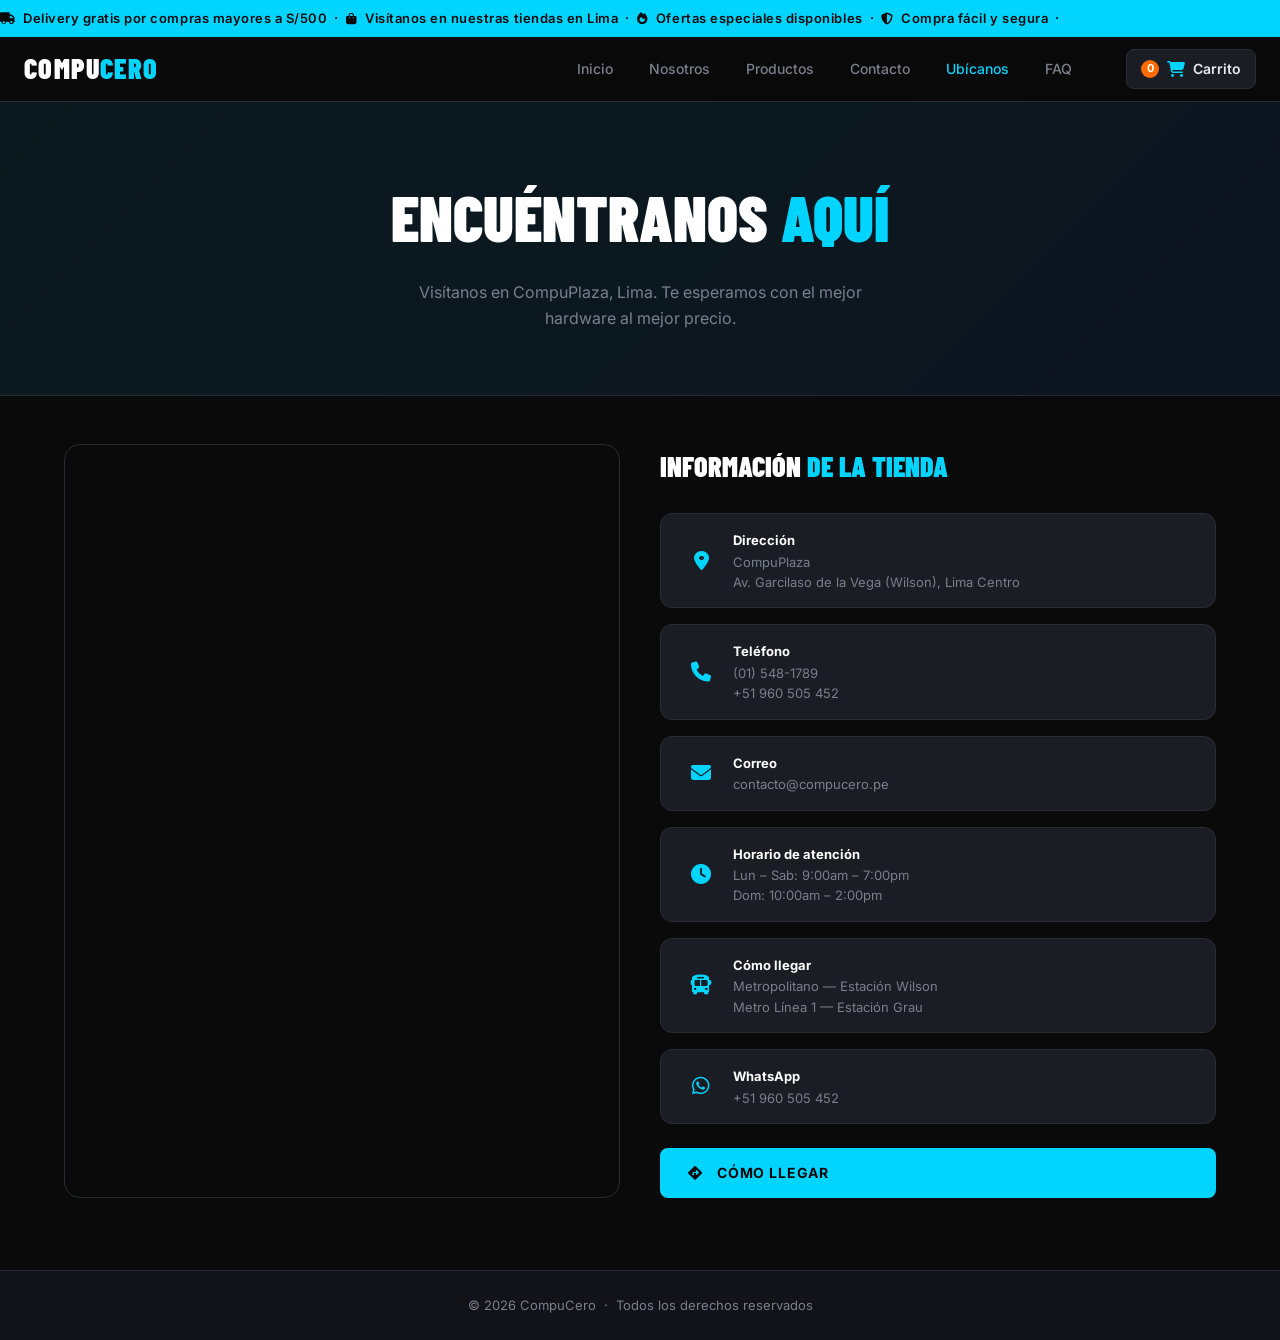
<file: assets/pages/ubicacion.html>
<!DOCTYPE html>
<html lang="es">

<head>
    <meta charset="UTF-8">
    <meta name="viewport" content="width=device-width, initial-scale=1.0">
    <title>Ubícanos — CompuCero</title>
    <link
        href="https://fonts.googleapis.com/css2?family=Barlow+Condensed:wght@700;900&family=Inter:wght@400;500;600&display=swap"
        rel="stylesheet">
    <link rel="stylesheet" href="https://cdnjs.cloudflare.com/ajax/libs/font-awesome/6.5.0/css/all.min.css" />
    <link rel="stylesheet" href="https://cdnjs.cloudflare.com/ajax/libs/animate.css/4.1.1/animate.min.css" />
    <link href="../css/estilos.css" rel="stylesheet" type="text/css" />
    <link rel="icon" type="image/png" href="https://cdn-icons-png.flaticon.com/512/5610/5610074.png">
</head>

<body>

    <!-- TICKER -->
    <div class="barra-anuncio">
        <span class="ticker">
            <i class="fa-solid fa-truck"></i> Delivery gratis por compras mayores a S/500 &nbsp;·&nbsp;
            <i class="fa-solid fa-bag-shopping"></i> Visítanos en nuestras tiendas en Lima &nbsp;·&nbsp;
            <i class="fa-solid fa-fire"></i> Ofertas especiales disponibles &nbsp;·&nbsp;
            <i class="fa-solid fa-shield-halved"></i> Compra fácil y segura &nbsp;·&nbsp;
        </span>
    </div>

    <!-- NAVBAR -->
    <header id="main-header">
        <nav class="navbar">
            <div class="logo">
                <a href="../../index.html">
                    <h1>Compu<span>Cero</span></h1>
                </a>
            </div>
            <ul class="nav-links">
                <li><a href="../../index.html">Inicio</a></li>
                <li><a href="nosotros.html">Nosotros</a></li>
                <li><a href="productos.html">Productos</a></li>
                <li><a href="contacto.html">Contacto</a></li>
                <li><a href="ubicacion.html" class="activo">Ubícanos</a></li>
                <li><a href="faq.html">FAQ</a></li>
            </ul>
            <div class="cart-icon" onclick="window.location='carrito.html'">
                <span id="cart-count">0</span>
                <i class="fa-solid fa-cart-shopping"></i> Carrito
            </div>
        </nav>
    </header>

    <main>

        <!-- HERO -->
        <div class="page-hero animate__animated animate__fadeIn">
            <h2>Encuéntranos <span>aquí</span></h2>
            <p>Visítanos en CompuPlaza, Lima. Te esperamos con el mejor hardware al mejor precio.</p>
        </div>

        <!-- MAPA + INFO -->
        <section class="ubicacion-wrapper">

            <div class="ubicacion-grid">

                <!-- MAPA -->
                <div class="map-container animate__animated animate__fadeInLeft">
                    <iframe
                        src="https://www.google.com/maps/embed?pb=!1m18!1m12!1m3!1d589.2204032093421!2d-77.03796366872236!3d-12.055028953036084!2m3!1f0!2f0!3f0!3m2!1i1024!2i768!4f13.1!3m3!1m2!1s0x9105c8c66039e27f%3A0xf87b9752d3eeb99c!2sCOMPUPLAZA!5e0!3m2!1ses-419!2spe!4v1779962213964!5m2!1ses-419!2spe"
                        width="100%" style="border:0; height:100%; min-height:500px; display:block;" allowfullscreen="" loading="lazy">
                    </iframe>
                </div>

                <!-- INFO -->
                <div class="ubicacion-info animate__animated animate__fadeInRight">
                    <h3 class="ubicacion-titulo">Información <span>de la tienda</span></h3>

                    <div class="direccion-detalles">
                        <div class="detalle-card">
                            <i class="fa-solid fa-location-dot"></i>
                            <div>
                                <h4>Dirección</h4>
                                <p>CompuPlaza</p>
                                <p>Av. Garcilaso de la Vega (Wilson), Lima Centro</p>
                            </div>
                        </div>
                        <div class="detalle-card">
                            <i class="fa-solid fa-phone"></i>
                            <div>
                                <h4>Teléfono</h4>
                                <p>(01) 548-1789</p>
                                <p>+51 960 505 452</p>
                            </div>
                        </div>
                        <div class="detalle-card">
                            <i class="fa-solid fa-envelope"></i>
                            <div>
                                <h4>Correo</h4>
                                <p>contacto@compucero.pe</p>
                            </div>
                        </div>
                        <div class="detalle-card">
                            <i class="fa-solid fa-clock"></i>
                            <div>
                                <h4>Horario de atención</h4>
                                <p>Lun – Sab: 9:00am – 7:00pm</p>
                                <p>Dom: 10:00am – 2:00pm</p>
                            </div>
                        </div>
                        <div class="detalle-card">
                            <i class="fa-solid fa-bus"></i>
                            <div>
                                <h4>Cómo llegar</h4>
                                <p>Metropolitano — Estación Wilson</p>
                                <p>Metro Línea 1 — Estación Grau</p>
                            </div>
                        </div>
                        <div class="detalle-card">
                            <i class="fa-brands fa-whatsapp"></i>
                            <div>
                                <h4>WhatsApp</h4>
                                <p>+51 960 505 452</p>
                            </div>
                        </div>
                    </div>

                    <a href="https://www.google.com/maps?q=-12.055028,-77.037963" target="_blank" class="btn-primario"
                        style="margin-top: 24px; display: inline-flex;">
                        <i class="fa-solid fa-diamond-turn-right"></i> Cómo llegar
                    </a>
                </div>

            </div>

        </section>

    </main>

    <!-- FOOTER -->
    <footer id="main-footer">
        <div class="footer-bottom">
            <p>&copy; 2026 CompuCero &nbsp;·&nbsp; Todos los derechos reservados</p>
        </div>
    </footer>

</body>

</html>
</file>
<file: assets/css/estilos.css>
/* ============================================================
   estilos.css — CompuCero Hardware Store
   Proyecto Final — Taller Web
   ============================================================
   ÍNDICE DE CONTENIDOS:
   01. Variables CSS
   02. Reset y Base
   03. Tipografía (2 fuentes diferentes: Barlow Condensed + Inter)
   04. Animaciones CSS (transition, transform, keyframes)
   05. Ticker / Barra de anuncio
   06. NAVBAR — Flexbox
   07. HERO — CSS Grid (grid-template-columns, gap, align-items)
   08. BENEFICIOS — CSS Grid con repeat()
   09. CATEGORÍAS — CSS Grid con auto-fill y minmax()
   10. MÁS VENDIDOS — CSS Grid con auto-fit y minmax()
   11. BANNER PROMO — Flexbox
   12. FOOTER — Flexbox
   13. PRODUCTOS — CSS Grid con repeat() y alineaciones Grid
   14. NOSOTROS — CSS Grid y Flexbox
   15. CONTACTO — CSS Grid y Flexbox
   16. UBICACIÓN — CSS Grid
   17. FAQ — Flexbox
   18. CARRITO — CSS Grid
   19. MEDIA QUERIES — Responsive Web Design
   ============================================================ */


/* ============================================================
   01. VARIABLES CSS
   Colores, tipografías y valores reutilizables del proyecto
   ============================================================ */
:root {
    /* ── TIPOGRAFÍAS: Se usan 2 fuentes distintas (requisito) ── */
    --font-primary:   'Barlow Condensed', sans-serif; /* Fuente 1: Display / títulos */
    --font-secondary: 'Inter', sans-serif;            /* Fuente 2: Texto corrido / body */

    /* ── PALETA DE COLORES ── */
    --negro:   #0a0a0a;
    --oscuro:  #111318;
    --panel:   #1a1d24;
    --borde:   #2a2d36;
    --acento:  #00d4ff;   /* Cian — color principal de marca */
    --acento2: #ff6b00;   /* Naranja — color secundario */
    --texto:   #e8eaf0;
    --muted:   #7a7f8e;
    --blanco:  #ffffff;

    /* ── ALIAS PARA COMPATIBILIDAD CON PÁGINAS INTERNAS ── */
    --primary-color: #2c3e50;
    --accent-color:  #e74c3c;
    --light-bg:      #f4f4f4;
}


/* ============================================================
   02. RESET Y BASE
   Elimina márgenes/paddings por defecto del navegador
   ============================================================ */
*,
*::before,
*::after {
    box-sizing: border-box;
    margin: 0;
    padding: 0;
}

html {
    scroll-behavior: smooth; /* Scroll suave al hacer click en anclas */
}

/* ── TIPOGRAFÍA BASE: usa fuente secundaria (Inter) ── */
body {
    font-family: var(--font-secondary); /* FUENTE 2: Inter */
    font-size: 16px;
    line-height: 1.6;
    background-color: var(--negro);
    color: var(--texto);
}

a {
    text-decoration: none;
    color: inherit;
}

img {
    display: block;
    max-width: 100%;
}


/* ============================================================
   03. ICONOS (Font Awesome)
   ============================================================ */
i.fa-solid, i.fa-brands, i.fa-regular { line-height: 1; }

.btn-primario i,
.btn-secundario i,
.btn-carrito i,
.btn-agregar i,
.btn-enviar i { margin-right: 6px; }

.barra-anuncio i { margin-right: 4px; font-size: 12px; }
.cart-icon i    { font-size: 16px; color: var(--acento); }

.beneficio-icono {
    font-size: 22px;
    color: var(--acento);
    flex-shrink: 0;
    width: 28px;
    text-align: center;
}

.cat-icono i   { font-size: 20px; color: var(--acento); }

.footer-col a i {
    width: 16px;
    margin-right: 8px;
    color: var(--muted);
    /* ANIMACIÓN: transition en ícono del footer */
    transition: color 0.2s ease;
}
.footer-col a:hover i { color: var(--acento); }

/* Redes sociales del footer */
.footer-social {
    /* FLEXBOX: alinea íconos sociales en fila */
    display: flex;
    gap: 12px;
    margin-top: 16px;
}
.footer-social a {
    width: 36px;
    height: 36px;
    border-radius: 8px;
    border: 1px solid var(--borde);
    /* FLEXBOX: centra el ícono dentro del círculo */
    display: flex;
    align-items: center;
    justify-content: center;
    color: var(--muted);
    /* ANIMACIÓN: transition en redes sociales */
    transition: border-color 0.2s, color 0.2s, background 0.2s;
}
.footer-social a:hover {
    border-color: var(--acento);
    color: var(--acento);
    background: rgba(0, 212, 255, 0.08);
}
.footer-social i { font-size: 16px; }
.footer-heart    { color: var(--acento); font-size: 13px; margin: 0 2px; }


/* ============================================================
   04. ANIMACIONES CSS
   Se definen aquí los @keyframes y transitions del proyecto
   REQUISITOS CUBIERTOS: transition, transform, hover, scale, rotate
   ============================================================ */

/* ── Keyframe: ticker de anuncios ── */
@keyframes ticker {
    from { transform: translateX(100vw); }
    to   { transform: translateX(-100%); }
}

/* ── Keyframe: entrada de tarjetas ── */
@keyframes aparecer {
    from {
        opacity: 0;
        transform: translateY(30px);  /* transform: mueve hacia abajo al inicio */
    }
    to {
        opacity: 1;
        transform: translateY(0);     /* vuelve a posición normal */
    }
}

/* ── Keyframe: pulso del badge del hero ── */
@keyframes pulso {
    0%, 100% { box-shadow: 0 0 0 0 rgba(0, 212, 255, 0.4); }
    50%       { box-shadow: 0 0 0 10px rgba(0, 212, 255, 0); }
}

/* ── Keyframe: rotación de ícono en hover ── */
@keyframes girar {
    from { transform: rotate(0deg); }   /* transform: rotate() */
    to   { transform: rotate(360deg); }
}

/* ── Keyframe: entrada desde izquierda ── */
@keyframes slideInLeft {
    from { opacity: 0; transform: translateX(-40px); }
    to   { opacity: 1; transform: translateX(0); }
}

/* ── Keyframe: brillo del botón primario ── */
@keyframes brillar {
    0%   { background-position: -200% center; }
    100% { background-position: 200% center; }
}


/* ============================================================
   05. TICKER / BARRA DE ANUNCIO
   ============================================================ */
.barra-anuncio {
    background: var(--acento);
    color: var(--negro);
    font-size: 13px;
    font-weight: 600;
    letter-spacing: 0.04em;
    overflow: hidden;
    white-space: nowrap;
    padding: 8px 0;
}

.ticker {
    display: inline-block;
    /* ANIMACIÓN: el texto se mueve de derecha a izquierda */
    animation: ticker 28s linear infinite;
}


/* ============================================================
   06. NAVBAR
   FLEXBOX: display flex, justify-content, align-items
   ============================================================ */
#main-header {
    position: sticky;
    top: 0;
    z-index: 100;
    background: rgba(10, 10, 10, 0.92);
    backdrop-filter: blur(12px);
    border-bottom: 1px solid var(--borde);
}

/* ── FLEXBOX aplicado al navbar ──
   Distribuye logo, links y carrito en una fila horizontal */
.navbar {
    max-width: 1200px;
    margin: 0 auto;
    padding: 0 24px;
    height: 64px;

    /* === FLEXBOX === */
    display: flex;              /* Activa el modelo Flexbox */
    align-items: center;        /* Centra verticalmente todos los elementos */
    gap: 40px;                  /* Espacio entre logo, links y carrito */
}

/* ── TIPOGRAFÍA: FUENTE 1 (Barlow Condensed) en el logo ── */
.logo h1 {
    font-family: var(--font-primary); /* FUENTE PRIMARIA: Barlow Condensed */
    font-size: 28px;
    font-weight: 900;
    letter-spacing: 0.05em;
    text-transform: uppercase;
    color: var(--blanco);
}
.logo h1 span { color: var(--acento); }
.logo a { text-decoration: none; }

/* ── FLEXBOX: los links del nav en fila horizontal ── */
.nav-links {
    display: flex;              /* Links del menú en fila */
    list-style: none;
    gap: 8px;
    margin-left: auto;          /* Empuja los links hacia la derecha */
}

.nav-links a {
    padding: 6px 14px;
    font-size: 14px;
    font-weight: 500;
    color: var(--muted);
    border-radius: 6px;
    /* ANIMACIÓN: transition suave en color y fondo */
    transition: color 0.2s ease, background 0.2s ease;
}
.nav-links a:hover { color: var(--blanco); background: var(--panel); }
.nav-links a.activo { color: var(--acento); }

/* ── FLEXBOX: ícono del carrito ── */
.cart-icon {
    display: flex;
    align-items: center;
    justify-content: center;
    gap: 8px;
    background: var(--panel);
    border: 1px solid var(--borde);
    border-radius: 8px;
    padding: 8px 14px;
    font-size: 14px;
    font-weight: 600;
    cursor: pointer;
    /* ANIMACIÓN: transition en borde y fondo */
    transition: border-color 0.2s ease, background 0.2s ease;
    white-space: nowrap;
}
.cart-icon:hover { border-color: var(--acento); background: #0a1a1f; }

#cart-count {
    background: var(--acento2);
    color: var(--blanco);
    font-size: 11px;
    font-weight: 700;
    width: 18px;
    height: 18px;
    border-radius: 50%;
    /* FLEXBOX: centra el número dentro del badge */
    display: flex;
    align-items: center;
    justify-content: center;
}


/* ============================================================
   07. HERO — CSS GRID
   GRID: grid-template-columns, gap, align-items
   ============================================================ */

/* === CSS GRID APLICADO AL HERO ===
   Divide la sección en 2 columnas iguales:
   columna izquierda = texto, columna derecha = imagen */
#hero {
    max-width: 1200px;
    margin: 0 auto;
    padding: 80px 24px 72px;

    /* === CSS GRID === */
    display: grid;
    grid-template-columns: 1fr 1fr;  /* 2 columnas de igual tamaño */
    gap: 48px;                        /* Espacio entre columnas */
    align-items: center;              /* Alineación vertical: centra el contenido */
}

/* ── TIPOGRAFÍA: FUENTE 1 (Barlow Condensed) en títulos hero ── */
.hero-texto h2 {
    font-family: var(--font-primary); /* FUENTE PRIMARIA */
    font-size: clamp(48px, 6vw, 80px); /* Tamaño fluido responsive */
    font-weight: 900;
    line-height: 0.95;
    text-transform: uppercase;
    color: var(--blanco);
    margin-bottom: 20px;
    /* ANIMACIÓN: entrada desde la izquierda */
    animation: slideInLeft 0.8s ease both;
}
.hero-texto h2 em { font-style: normal; color: var(--acento); display: block; }

.hero-texto p {
    font-size: 16px;
    color: var(--muted);
    max-width: 400px;
    margin-bottom: 32px;
}

/* ── FLEXBOX: botones del hero en fila ── */
.hero-botones {
    display: flex;
    gap: 12px;
    flex-wrap: wrap;  /* En móvil se apilan verticalmente */
}

.hero-imagen {
    position: relative;
    border-radius: 16px;
    overflow: hidden;
    border: 1px solid var(--borde);
    aspect-ratio: 4/3;
    background: var(--panel);
    /* FLEXBOX: centra la imagen dentro del contenedor */
    display: flex;
    align-items: center;
    justify-content: center;
    /* ANIMACIÓN: transition en hover */
    transition: border-color 0.3s ease, box-shadow 0.3s ease;
}
.hero-imagen:hover {
    border-color: var(--acento);
    box-shadow: 0 0 40px rgba(0, 212, 255, 0.15);
}

.hero-imagen img {
    width: 100%;
    height: 100%;
    object-fit: cover;
    opacity: 0.85;
    /* ANIMACIÓN: zoom suave en hover */
    transition: transform 0.5s ease, opacity 0.3s ease;
}
.hero-imagen:hover img {
    transform: scale(1.04); /* ANIMACIÓN: scale en hover */
    opacity: 1;
}

.hero-badge {
    position: absolute;
    bottom: 16px;
    left: 16px;
    background: rgba(10, 10, 10, 0.85);
    border: 1px solid var(--acento);
    border-radius: 8px;
    padding: 10px 16px;
    font-size: 13px;
    /* ANIMACIÓN: pulso continuo */
    animation: pulso 2.5s ease-in-out infinite;
}
.hero-badge strong {
    color: var(--acento);
    font-size: 18px;
    display: block;
}


/* ============================================================
   BOTONES GLOBALES
   ANIMACIÓN: transition, transform en hover
   ============================================================ */
.btn-primario {
    background: var(--acento);
    color: var(--negro);
    font-weight: 700;
    font-size: 14px;
    letter-spacing: 0.06em;
    text-transform: uppercase;
    padding: 14px 28px;
    border-radius: 8px;
    border: none;
    cursor: pointer;
    /* ANIMACIÓN: transition en botón primario */
    transition: opacity 0.2s ease, transform 0.2s ease, box-shadow 0.2s ease;
    display: inline-flex;
    align-items: center;
    gap: 8px;
}
.btn-primario:hover {
    opacity: 0.9;
    transform: translateY(-2px);           /* ANIMACIÓN: sube al hacer hover */
    box-shadow: 0 8px 24px rgba(0, 212, 255, 0.3);
}
.btn-primario:active {
    transform: translateY(0) scale(0.98); /* ANIMACIÓN: escala al hacer click */
}

.btn-secundario {
    background: transparent;
    color: var(--texto);
    font-weight: 600;
    font-size: 14px;
    letter-spacing: 0.04em;
    padding: 14px 28px;
    border-radius: 8px;
    border: 1px solid var(--borde);
    cursor: pointer;
    /* ANIMACIÓN: transition en botón secundario */
    transition: border-color 0.2s ease, color 0.2s ease, transform 0.2s ease;
    display: inline-flex;
    align-items: center;
    gap: 8px;
}
.btn-secundario:hover {
    border-color: var(--acento);
    color: var(--acento);
    transform: translateY(-2px); /* ANIMACIÓN: sube al hacer hover */
}


/* ============================================================
   08. BENEFICIOS — CSS GRID con repeat()
   GRID: display grid, grid-template-columns, repeat()
   ============================================================ */
.beneficios {
    background: var(--panel);
    border-top: 1px solid var(--borde);
    border-bottom: 1px solid var(--borde);
}

/* === CSS GRID en la barra de beneficios ===
   4 columnas iguales usando repeat() */
.beneficios-inner {
    max-width: 1200px;
    margin: 0 auto;
    padding: 24px;

    /* === CSS GRID === */
    display: grid;
    grid-template-columns: repeat(4, 1fr);  /* repeat(): 4 columnas iguales */

    /* === ALINEACIONES DE GRID === */
    justify-items: stretch;  /* Cada celda ocupa todo el ancho */
    align-items: center;     /* Centra verticalmente el contenido */
}

/* ── FLEXBOX dentro de cada beneficio (ícono + texto) ── */
.beneficio-item {
    display: flex;          /* Flexbox para alinear ícono y texto */
    align-items: center;    /* Centra verticalmente ícono y texto */
    gap: 14px;
    padding: 16px 24px;
    border-right: 1px solid var(--borde);
    /* ANIMACIÓN: transition en hover */
    transition: background 0.2s ease;
}
.beneficio-item:last-child { border-right: none; }
.beneficio-item:hover { background: rgba(0, 212, 255, 0.04); }

.beneficio-texto strong { display: block; font-size: 14px; color: var(--blanco); }
.beneficio-texto span   { font-size: 12px; color: var(--muted); }


/* ============================================================
   TÍTULOS DE SECCIÓN — TIPOGRAFÍA (Barlow Condensed)
   ============================================================ */
.seccion-titulo {
    font-family: var(--font-primary); /* FUENTE PRIMARIA: Barlow Condensed */
    font-size: 36px;
    font-weight: 900;
    text-transform: uppercase;
    color: var(--blanco);
    margin-bottom: 8px;
}
.seccion-titulo span { color: var(--acento); }
.seccion-titulo i    { color: var(--acento2); margin-right: 8px; }
.seccion-subtitulo   { color: var(--muted); font-size: 15px; margin-bottom: 32px; }


/* ============================================================
   09. CATEGORÍAS — CSS GRID con auto-fill y minmax()
   GRID: auto-fill, minmax(), grid-template-columns
   ============================================================ */
.categorias {
    max-width: 1200px;
    margin: 72px auto;
    padding: 0 24px;
}

/* === CSS GRID con AUTO-FILL y MINMAX() ===
   auto-fill: crea tantas columnas como quepan en el contenedor
   minmax(240px, 1fr): cada columna tiene mínimo 240px, máximo 1fr
   → En pantallas grandes: 3 columnas
   → En pantallas pequeñas: 2 o 1 columna automáticamente */
.grid-categorias {
    /* === CSS GRID === */
    display: grid;

    /* === AUTO-FILL + MINMAX() ===
       Explicación: El grid crea columnas automáticamente.
       Cada columna tiene mínimo 240px y máximo 1fr (fracción del espacio).
       Diferencia con auto-fit: auto-fill mantiene las columnas vacías,
       auto-fit las colapsa. Aquí usamos auto-fill. */
    grid-template-columns: repeat(auto-fill, minmax(240px, 1fr));

    gap: 16px;

    /* === ALINEACIONES DE GRID === */
    justify-items: stretch;    /* Las celdas se estiran horizontalmente */
    align-items: stretch;      /* Las celdas se estiran verticalmente */
    justify-content: start;    /* El grid comienza desde la izquierda */
    align-content: start;      /* El grid comienza desde arriba */
}

/* ── Tarjeta de categoría ── */
.cat-card {
    background: var(--panel);
    border: 1px solid var(--borde);
    border-radius: 12px;
    padding: 24px;
    /* FLEXBOX: ícono + texto en fila */
    display: flex;
    align-items: center;
    gap: 16px;
    cursor: pointer;
    /* ANIMACIÓN: transition en hover de categoría */
    transition: border-color 0.25s ease, transform 0.25s ease, box-shadow 0.25s ease;
    color: inherit;
}
.cat-card:hover {
    border-color: var(--acento);
    transform: translateY(-4px);          /* ANIMACIÓN: sube al hacer hover */
    box-shadow: 0 12px 32px rgba(0, 212, 255, 0.12);
}

/* ANIMACIÓN: el ícono rota en hover */
.cat-card:hover .cat-icono i {
    color: var(--blanco);
    transform: rotate(15deg); /* ANIMACIÓN: rotate en hover del ícono */
}

.cat-icono {
    width: 48px;
    height: 48px;
    background: rgba(0, 212, 255, 0.1);
    border-radius: 10px;
    /* FLEXBOX: centra el ícono */
    display: flex;
    align-items: center;
    justify-content: center;
    flex-shrink: 0;
    /* ANIMACIÓN: transition en fondo del ícono */
    transition: background 0.25s ease, transform 0.25s ease;
}
.cat-card:hover .cat-icono { background: var(--acento); }

.cat-icono i {
    /* ANIMACIÓN: transition en ícono */
    transition: color 0.2s ease, transform 0.3s ease;
}

.cat-info strong { display: block; font-size: 15px; color: var(--blanco); margin-bottom: 2px; }
.cat-info span   { font-size: 12px; color: var(--muted); }


/* ============================================================
   10. MÁS VENDIDOS — CSS GRID con auto-fit y minmax()
   GRID: auto-fit, minmax(), diferencia con auto-fill
   ============================================================ */
.mas-vendidos {
    max-width: 1200px;
    margin: 0 auto 72px;
    padding: 0 24px;
}

/* === CSS GRID con AUTO-FIT y MINMAX() ===
   auto-fit: a diferencia de auto-fill, colapsa las columnas vacías
   y estira las columnas existentes para llenar el espacio.
   Resultado visual: si hay 3 productos, se distribuyen equitativamente.
   Si hubiera 1 producto, ocuparía todo el ancho. */
.contenedor-vendidos {
    /* === CSS GRID === */
    display: grid;

    /* === AUTO-FIT + MINMAX() ===
       Diferencia clave con auto-fill:
       · auto-fill: mantiene columnas vacías (el grid no se expande)
       · auto-fit: colapsa columnas vacías (las existentes se expanden)
       Aquí usamos auto-fit para que los productos ocupen todo el ancho */
    grid-template-columns: repeat(auto-fit, minmax(280px, 1fr));

    gap: 20px;

    /* === ALINEACIONES DE GRID (justify-items, align-items) === */
    justify-items: stretch;    /* Las tarjetas se estiran al ancho de la celda */
    align-items: start;        /* Las tarjetas se alinean desde arriba */
}

/* ── Tarjeta de producto más vendido ── */
.card-vendido {
    background: var(--panel);
    border: 1px solid var(--borde);
    border-radius: 12px;
    overflow: hidden;
    /* ANIMACIÓN: transition + animación de entrada */
    transition: border-color 0.25s ease, transform 0.25s ease, box-shadow 0.25s ease;
    animation: aparecer 0.6s ease both;
    display: flex;
    flex-direction: column;
}
.card-vendido:hover {
    border-color: var(--acento);
    transform: translateY(-6px);  /* ANIMACIÓN: sube al hacer hover */
    box-shadow: 0 16px 40px rgba(0, 212, 255, 0.15);
}

/* ANIMACIÓN CON DELAY: las tarjetas aparecen en secuencia */
.card-vendido:nth-child(1) { animation-delay: 0s; }
.card-vendido:nth-child(2) { animation-delay: 0.15s; }
.card-vendido:nth-child(3) { animation-delay: 0.3s; }

.card-vendido .img-wrapper {
    aspect-ratio: 4/3;
    overflow: hidden;
    background: #0f1115;
}
.card-vendido img {
    width: 100%;
    height: 100%;
    object-fit: cover;
    /* ANIMACIÓN: zoom suave en hover */
    transition: transform 0.4s ease;
}
.card-vendido:hover img {
    transform: scale(1.06); /* ANIMACIÓN: scale(zoom) en hover */
}

.card-body { padding: 16px; display: flex; flex-direction: column; flex: 1; }
.card-body h3   { font-size: 15px; font-weight: 600; color: var(--blanco); margin-bottom: 4px; }
.card-body .precio { font-size: 20px; font-weight: 700; color: var(--acento); margin-bottom: 14px; }

/* ── Botón agregar al carrito ── */
.btn-carrito {
    width: 100%;
    background: transparent;
    border: 1px solid var(--borde);
    color: var(--texto);
    padding: 10px;
    border-radius: 8px;
    font-size: 13px;
    font-weight: 600;
    cursor: pointer;
    /* ANIMACIÓN: transition en botón carrito */
    transition: background 0.2s ease, border-color 0.2s ease, color 0.2s ease, transform 0.2s ease;
    display: flex;
    align-items: center;
    justify-content: center;
    gap: 8px;
    margin-top: auto;
}
.btn-carrito:hover {
    background: var(--acento);
    border-color: var(--acento);
    color: var(--negro);
    transform: scale(1.02); /* ANIMACIÓN: pequeño agrandamiento */
}


/* ============================================================
   11. BANNER PROMO — FLEXBOX
   FLEXBOX: justify-content space-between, align-items center
   ============================================================ */
.banner-promo {
    background: linear-gradient(135deg, #0a1a1f 0%, #0d1520 100%);
    border-top: 1px solid var(--borde);
    border-bottom: 1px solid var(--borde);
    margin-bottom: 72px;
}

/* === FLEXBOX en el banner promocional ===
   Distribuye el texto a la izquierda y el botón a la derecha */
.banner-promo-inner {
    max-width: 1200px;
    margin: 0 auto;
    padding: 56px 24px;

    /* === FLEXBOX === */
    display: flex;
    align-items: center;               /* Centra verticalmente texto y botón */
    justify-content: space-between;    /* Texto a la izquierda, botón a la derecha */
    gap: 32px;
}

.promo-texto h3 {
    font-family: var(--font-primary); /* FUENTE PRIMARIA */
    font-size: 40px;
    font-weight: 900;
    text-transform: uppercase;
    color: var(--blanco);
    margin-bottom: 8px;
}
.promo-texto h3 span { color: var(--acento2); }
.promo-texto p       { color: var(--muted); font-size: 15px; }


/* ============================================================
   12. FOOTER — FLEXBOX
   ============================================================ */
#main-footer {
    background: var(--oscuro);
    border-top: 1px solid var(--borde);
}

/* === FLEXBOX en el footer ===
   Centra el texto de copyright */
.footer-bottom {
    padding: 24px;
    /* FLEXBOX */
    display: flex;
    justify-content: center;
    align-items: center;
}

.footer-bottom p {
    font-size: 13px;
    color: var(--muted);
    text-align: center;
    width: 100%;
}


/* ============================================================
   PAGE HERO (páginas internas)
   ============================================================ */
.page-hero {
    background: linear-gradient(135deg, #0a1a1f 0%, #0d1520 100%);
    border-bottom: 1px solid var(--borde);
    padding: 64px 24px;
    text-align: center;
}
.page-hero h2 {
    font-family: var(--font-primary); /* FUENTE PRIMARIA */
    font-size: clamp(40px, 5vw, 64px);
    font-weight: 900;
    text-transform: uppercase;
    color: var(--blanco);
    margin-bottom: 12px;
    animation: aparecer 0.7s ease both;
}
.page-hero h2 span { color: var(--acento); }
.page-hero p { color: var(--muted); font-size: 16px; max-width: 500px; margin: 0 auto; }


/* ============================================================
   13. PRODUCTOS — CSS GRID AVANZADO
   GRID: grid-template-columns, repeat(), minmax(), alineaciones
   ============================================================ */

/* ── Filtros de productos ── */
.filtros-wrapper {
    background: var(--panel);
    border-bottom: 1px solid var(--borde);
    padding: 16px 24px;
    position: sticky;
    top: 64px;
    z-index: 90;
}

/* === FLEXBOX en la barra de filtros ===
   Los botones de filtro se distribuyen en fila con wrap */
.filtros-inner {
    max-width: 1200px;
    margin: 0 auto;
    /* FLEXBOX */
    display: flex;
    gap: 8px;
    flex-wrap: wrap;     /* flex-wrap: los botones pasan a la siguiente fila si no caben */
    align-items: center;
}

.filtro-btn {
    background: transparent;
    border: 1px solid var(--borde);
    color: var(--muted);
    padding: 8px 16px;
    border-radius: 20px;
    font-size: 13px;
    font-weight: 500;
    cursor: pointer;
    /* ANIMACIÓN: transition en botones de filtro */
    transition: all 0.2s ease;
    display: inline-flex;
    align-items: center;
    gap: 6px;
    white-space: nowrap;
}
.filtro-btn:hover {
    border-color: var(--acento);
    color: var(--acento);
    transform: translateY(-1px); /* ANIMACIÓN: sube levemente */
}
.filtro-btn.activo {
    background: var(--acento);
    border-color: var(--acento);
    color: var(--negro);
    font-weight: 700;
}
.filtro-btn i { font-size: 12px; }

/* ── Sección catálogo ── */
.catalogo-section {
    max-width: 1200px;
    margin: 48px auto 72px;
    padding: 0 24px;
}

/* === CSS GRID en el catálogo de productos ===
   Usa grid-template-columns con repeat() y alineaciones de grid */
.catalogo-grid {
    /* === CSS GRID === */
    display: grid;

    /* grid-template-columns con repeat(): 4 columnas iguales */
    grid-template-columns: repeat(4, 1fr);

    gap: 20px;

    /* === ALINEACIONES DE GRID ===
       Estas propiedades controlan cómo se alinean las celdas
       dentro del contenedor grid */
    justify-items: stretch;    /* Cada producto ocupa todo el ancho de su celda */
    align-items: start;        /* Los productos se alinean desde arriba */
    justify-content: start;    /* El grid comienza desde la izquierda del contenedor */
    align-content: start;      /* Las filas comienzan desde arriba del contenedor */
}

/* ── Tarjeta de producto ── */
.producto {
    background: var(--panel);
    border: 1px solid var(--borde);
    border-radius: 12px;
    overflow: hidden;
    /* ANIMACIÓN: transition en tarjeta de producto */
    transition: border-color 0.25s ease, transform 0.25s ease, box-shadow 0.25s ease;
    /* FLEXBOX dentro de la tarjeta */
    display: flex;
    flex-direction: column;   /* flex-direction: column para apilar imagen y cuerpo */

    /* === ALINEACIÓN DE GRID INDIVIDUAL ===
       justify-self y align-self controlan la alineación de cada elemento
       dentro de su celda individualmente */
    justify-self: stretch;    /* Se estira al ancho de su celda */
    align-self: start;        /* Se alinea al inicio de su celda */
}
.producto:hover {
    border-color: var(--acento);
    transform: translateY(-4px);  /* ANIMACIÓN: sube al hacer hover */
    box-shadow: 0 12px 32px rgba(0, 212, 255, 0.15);
}

.producto-img-wrapper {
    aspect-ratio: 1/1;
    overflow: hidden;
    background: #0f1115;
}
.producto-img-wrapper img {
    width: 100%;
    height: 100%;
    object-fit: cover;
    /* ANIMACIÓN: zoom en hover */
    transition: transform 0.4s ease;
}
.producto:hover .producto-img-wrapper img {
    transform: scale(1.07); /* ANIMACIÓN: scale / zoom */
}

.producto-body {
    padding: 16px;
    /* FLEXBOX dentro del cuerpo de la tarjeta */
    display: flex;
    flex-direction: column;
    flex: 1;                  /* Se expande para llenar el espacio disponible */
}

.producto-categoria {
    font-size: 11px;
    font-weight: 700;
    text-transform: uppercase;
    letter-spacing: 0.08em;
    color: var(--acento);
    margin-bottom: 6px;
    display: block;
}
.producto .titulo      { font-size: 13px; font-weight: 600; color: var(--blanco); line-height: 1.4; margin-bottom: 4px; flex: 1; }
.producto .descripcion { font-size: 12px; color: var(--muted); margin-bottom: 10px; }
.producto .precio      { font-size: 18px; font-weight: 700; color: var(--acento); margin-bottom: 12px; }

/* Elimina el text-align center heredado del CSS antiguo */
.producto p { text-align: left; }
.producto h2 { text-align: left; }

.btn-agregar {
    width: 100%;
    background: transparent;
    border: 1px solid var(--borde);
    color: var(--texto);
    padding: 10px;
    border-radius: 8px;
    font-size: 13px;
    font-weight: 600;
    cursor: pointer;
    /* ANIMACIÓN: transition en botón agregar */
    transition: background 0.2s ease, border-color 0.2s ease, color 0.2s ease, transform 0.2s ease;
    display: flex;
    align-items: center;
    justify-content: center;
    gap: 8px;
    margin-top: auto;
}
.btn-agregar:hover {
    background: var(--acento);
    border-color: var(--acento);
    color: var(--negro);
    transform: scale(1.02); /* ANIMACIÓN: scale */
}


/* ============================================================
   14. NOSOTROS — CSS GRID Y FLEXBOX
   ============================================================ */

/* === CSS GRID en historia (2 columnas) === */
.historia {
    max-width: 1200px;
    margin: 72px auto;
    padding: 0 24px;

    /* CSS GRID */
    display: grid;
    grid-template-columns: 1fr 1fr;  /* 2 columnas: texto e imagen */
    gap: 48px;
    align-items: center;             /* Centra verticalmente */
}

.historia-texto h3 {
    font-family: var(--font-primary); /* FUENTE PRIMARIA */
    font-size: 36px;
    font-weight: 900;
    text-transform: uppercase;
    color: var(--blanco);
    margin-bottom: 16px;
}
.historia-texto h3 span { color: var(--acento); }
.historia-texto p { color: var(--muted); font-size: 15px; line-height: 1.8; margin-bottom: 12px; }

/* FLEXBOX en el panel de estadísticas */
.historia-visual {
    background: var(--panel);
    border: 1px solid var(--borde);
    border-radius: 16px;
    padding: 40px;
    /* FLEXBOX */
    display: flex;
    flex-direction: column;  /* Apila los stats verticalmente */
    gap: 24px;
    /* ANIMACIÓN: transition en hover */
    transition: border-color 0.3s ease, box-shadow 0.3s ease;
}
.historia-visual:hover {
    border-color: var(--acento);
    box-shadow: 0 0 40px rgba(0, 212, 255, 0.08);
}

/* FLEXBOX en cada stat */
.stat-item {
    display: flex;
    align-items: center;
    gap: 16px;
}
.stat-num {
    font-family: var(--font-primary); /* FUENTE PRIMARIA */
    font-size: 42px;
    font-weight: 900;
    color: var(--acento);
    line-height: 1;
    min-width: 80px;
}
.stat-label strong { display: block; font-size: 14px; color: var(--blanco); }
.stat-label span   { font-size: 12px; color: var(--muted); }
.stat-divider      { height: 1px; background: var(--borde); }

/* === CSS GRID en misión/visión/valores (3 columnas) === */
.mvv {
    background: var(--panel);
    border-top: 1px solid var(--borde);
    border-bottom: 1px solid var(--borde);
    padding: 72px 24px;
}
.mvv-inner { max-width: 1200px; margin: 0 auto; }

.mvv-grid {
    /* CSS GRID */
    display: grid;
    grid-template-columns: repeat(3, 1fr);  /* 3 columnas iguales */
    gap: 24px;
    margin-top: 40px;

    /* ALINEACIONES DE GRID */
    justify-items: stretch;
    align-items: start;
}

.mvv-card {
    background: var(--oscuro);
    border: 1px solid var(--borde);
    border-radius: 12px;
    padding: 32px 24px;
    /* ANIMACIÓN: transition en tarjeta MVV */
    transition: border-color 0.25s ease, transform 0.25s ease;
}
.mvv-card:hover {
    border-color: var(--acento);
    transform: translateY(-4px); /* ANIMACIÓN */
}

.mvv-icono {
    width: 52px;
    height: 52px;
    background: rgba(0, 212, 255, 0.1);
    border-radius: 12px;
    /* FLEXBOX */
    display: flex;
    align-items: center;
    justify-content: center;
    margin-bottom: 20px;
    /* ANIMACIÓN */
    transition: background 0.25s ease, transform 0.3s ease;
}
.mvv-card:hover .mvv-icono {
    background: rgba(0, 212, 255, 0.2);
    transform: rotate(10deg) scale(1.1); /* ANIMACIÓN: rotate + scale */
}

.mvv-icono i { font-size: 22px; color: var(--acento); }
.mvv-card h4 {
    font-family: var(--font-primary); /* FUENTE PRIMARIA */
    font-size: 22px;
    font-weight: 900;
    text-transform: uppercase;
    color: var(--blanco);
    margin-bottom: 12px;
}
.mvv-card p { font-size: 14px; color: var(--muted); line-height: 1.7; }

/* Video */
.video-section { max-width: 1200px; margin: 72px auto; padding: 0 24px; }
.video-wrapper {
    border-radius: 16px;
    overflow: hidden;
    border: 1px solid var(--borde);
    aspect-ratio: 16/9;
    margin-top: 32px;
}
.video-wrapper iframe { width: 100%; height: 100%; display: block; }

/* === CSS GRID en el equipo (4 columnas) === */
.equipo-section {
    background: var(--panel);
    border-top: 1px solid var(--borde);
    border-bottom: 1px solid var(--borde);
    padding: 72px 24px;
}
.equipo-inner { max-width: 1200px; margin: 0 auto; }

.equipo-grid {
    /* CSS GRID */
    display: grid;
    grid-template-columns: repeat(4, 1fr);
    gap: 24px;
    margin-top: 40px;
}

.miembro-card {
    background: var(--oscuro);
    border: 1px solid var(--borde);
    border-radius: 16px;
    padding: 28px 20px;
    text-align: center;
    /* ANIMACIÓN */
    transition: border-color 0.25s ease, transform 0.25s ease;
}
.miembro-card:hover {
    border-color: var(--acento);
    transform: translateY(-4px); /* ANIMACIÓN */
}

.miembro-foto {
    width: 90px;
    height: 90px;
    border-radius: 50%;
    object-fit: cover;
    border: 3px solid var(--acento);
    margin: 0 auto 16px;
    display: block;
    background: var(--panel);
    /* ANIMACIÓN: transition en foto */
    transition: transform 0.3s ease, box-shadow 0.3s ease;
}
.miembro-card:hover .miembro-foto {
    transform: scale(1.08); /* ANIMACIÓN: scale en hover */
    box-shadow: 0 0 20px rgba(0, 212, 255, 0.3);
}

.miembro-avatar {
    width: 90px;
    height: 90px;
    border-radius: 50%;
    border: 3px solid var(--acento);
    margin: 0 auto 16px;
    background: rgba(0, 212, 255, 0.1);
    /* FLEXBOX */
    display: flex;
    align-items: center;
    justify-content: center;
    /* ANIMACIÓN */
    transition: transform 0.3s ease;
}
.miembro-card:hover .miembro-avatar { transform: scale(1.08); }
.miembro-avatar i { font-size: 36px; color: var(--acento); }

.miembro-card h4    { font-size: 15px; font-weight: 600; color: var(--blanco); margin-bottom: 4px; }
.miembro-rol        { font-size: 12px; color: var(--acento); font-weight: 600; margin-bottom: 8px; display: block; }
.miembro-carrera    { font-size: 12px; color: var(--muted); }

/* === CSS GRID en "por qué elegirnos" (4 columnas) === */
.por-que { max-width: 1200px; margin: 72px auto; padding: 0 24px; }

.por-que-grid {
    /* CSS GRID */
    display: grid;
    grid-template-columns: repeat(4, 1fr);
    gap: 20px;
    margin-top: 40px;
}

.pq-item {
    background: var(--panel);
    border: 1px solid var(--borde);
    border-radius: 12px;
    padding: 28px 20px;
    text-align: center;
    /* ANIMACIÓN */
    transition: border-color 0.2s ease, transform 0.2s ease;
}
.pq-item:hover {
    border-color: var(--acento);
    transform: translateY(-3px); /* ANIMACIÓN */
}
.pq-item i      { font-size: 28px; color: var(--acento); margin-bottom: 14px; display: block;
                   transition: transform 0.3s ease; }
.pq-item:hover i { transform: scale(1.2) rotate(5deg); } /* ANIMACIÓN: scale + rotate */
.pq-item strong { display: block; font-size: 14px; color: var(--blanco); margin-bottom: 6px; }
.pq-item p      { font-size: 13px; color: var(--muted); }


/* ============================================================
   15. CONTACTO — CSS GRID Y FLEXBOX
   ============================================================ */
.contacto-wrapper {
    max-width: 1200px;
    margin: 0 auto;
    padding: 48px 24px 72px;
    display: flex;
    flex-direction: column;
    gap: 72px;
}
.contacto-seccion { display: flex; flex-direction: column; }

/* FLEXBOX en card de sugerencias */
.sugerencias-card {
    display: flex;              /* FLEXBOX: panel lateral + formulario */
    overflow: hidden;
    background: var(--panel);
    border-radius: 12px;
    border: 1px solid var(--borde);
}

.sug-info-panel {
    background: var(--oscuro);
    padding: 2rem 1.5rem;
    /* FLEXBOX: columna vertical */
    display: flex;
    flex-direction: column;
    justify-content: center;
    gap: 1.5rem;
    min-width: 220px;
    border-right: 1px solid var(--borde);
}

.sug-info-item { display: flex; align-items: flex-start; gap: 0.8rem; }
.sug-icon      { font-size: 1.3rem; margin-top: 2px; color: var(--acento); }
.sug-info-item strong { display: block; font-size: 0.9rem; color: var(--blanco); }
.sug-info-item p      { font-size: 0.78rem; color: var(--muted); margin: 2px 0 0; line-height: 1.4; }

.sug-form-panel { background: var(--panel); padding: 2rem 1.8rem; flex: 1; }
.sug-form-panel h2 { color: var(--acento); margin: 0 0 0.2rem; font-size: 1.4rem; }
.sug-form-panel p  { color: var(--muted); font-size: 0.85rem; margin: 0 0 1rem; }

/* === CSS GRID en el formulario (2 columnas) === */
.form-fila {
    /* CSS GRID */
    display: grid;
    grid-template-columns: 1fr 1fr;  /* 2 campos por fila */
    gap: 0 12px;
}

/* FLEXBOX en título de grupo de formulario */
.form-grupo-titulo {
    display: flex;
    align-items: center;
    gap: 10px;
    margin: 24px 0 12px;
    padding-bottom: 8px;
    border-bottom: 1px solid var(--borde);
}
.form-grupo-titulo i  { color: var(--acento); font-size: 16px; }
.form-grupo-titulo h3 { font-size: 15px; font-weight: 600; color: var(--blanco); }

/* Inputs del formulario */
.animated-form input,
.animated-form textarea,
.animated-form select {
    width: 100%;
    padding: 12px;
    margin: 8px 0;
    border: 1px solid var(--borde);
    border-radius: 5px;
    background: var(--oscuro);
    color: var(--texto);
    /* ANIMACIÓN: transition en campos del formulario */
    transition: all 0.3s ease;
    font-size: 0.9rem;
}
.animated-form input:focus,
.animated-form textarea:focus {
    border-color: var(--acento);
    box-shadow: 0 0 8px rgba(0, 212, 255, 0.2);
    outline: none;
    transform: translateY(-1px); /* ANIMACIÓN: sube levemente al enfocar */
}

/* Botón enviar */
.btn-enviar {
    background: var(--acento);
    color: var(--negro);
    padding: 12px 30px;
    border: none;
    border-radius: 6px;
    cursor: pointer;
    font-weight: 700;
    font-size: 0.95rem;
    margin-top: 8px;
    /* ANIMACIÓN: transition en botón enviar */
    transition: background 0.3s ease, transform 0.2s ease;
    display: inline-flex;
    align-items: center;
    gap: 8px;
}
.btn-enviar:hover {
    background: var(--acento2);
    color: var(--blanco);
    transform: scale(1.02); /* ANIMACIÓN: scale */
}


/* ============================================================
   16. UBICACIÓN — CSS GRID
   ============================================================ */
.ubicacion-wrapper { max-width: 1200px; margin: 48px auto 72px; padding: 0 24px; }

/* === CSS GRID en ubicación (mapa + info) === */
.ubicacion-grid {
    /* CSS GRID */
    display: grid;
    grid-template-columns: 1fr 1fr;
    gap: 40px;
    align-items: stretch;
}

.map-container {
    border-radius: 16px;
    overflow: hidden;
    border: 1px solid var(--borde);
    min-height: 500px;
    height: 100%;
    display: flex;
    flex-direction: column;
    /* ANIMACIÓN */
    transition: border-color 0.3s ease;
}

.map-container iframe {
    flex: 1;
    width: 100%;
    min-height: 500px;
    display: block;
}
.map-container:hover { border-color: var(--acento); }

/* FLEXBOX en la información de ubicación */
.ubicacion-info {
    display: flex;
    flex-direction: column;
}

.ubicacion-titulo {
    font-family: var(--font-primary); /* FUENTE PRIMARIA */
    font-size: 28px;
    font-weight: 900;
    text-transform: uppercase;
    color: var(--blanco);
    margin-bottom: 24px;
}
.ubicacion-titulo span { color: var(--acento); }

/* FLEXBOX en los detalles de dirección */
.direccion-detalles {
    display: flex;
    flex-direction: column;
    gap: 16px;
}

/* === CSS GRID dentro de cada tarjeta de detalle === */
.detalle-card {
    /* CSS GRID */
    display: grid;
    grid-template-columns: 40px 1fr;  /* Ícono + texto */
    align-items: center;
    gap: 0 12px;
    background: var(--panel);
    border: 1px solid var(--borde);
    border-radius: 12px;
    padding: 16px 20px;
    /* ANIMACIÓN */
    transition: border-color 0.2s ease, transform 0.2s ease;
}
.detalle-card:hover {
    border-color: var(--acento);
    transform: translateX(4px); /* ANIMACIÓN: desliza hacia la derecha */
}
.detalle-card i {
    font-size: 20px;
    color: var(--acento);
    text-align: center;
    justify-self: center;      /* ALINEACIÓN GRID INDIVIDUAL */
}
.detalle-card div  { display: flex; flex-direction: column; gap: 2px; }
.detalle-card h4   { font-size: 13px; font-weight: 700; color: var(--blanco); margin: 0; }
.detalle-card p    { font-size: 13px; color: var(--muted); line-height: 1.4; margin: 0; }


/* ============================================================
   17. FAQ — FLEXBOX
   ============================================================ */
.faq-wrapper {
    max-width: 800px;
    margin: 48px auto 72px;
    padding: 0 24px;
    /* FLEXBOX */
    display: flex;
    flex-direction: column;
    gap: 40px;
}

/* FLEXBOX en el título de cada categoría FAQ */
.faq-categoria-titulo {
    display: flex;
    align-items: center;
    gap: 12px;
    margin-bottom: 16px;
    padding-bottom: 12px;
    border-bottom: 1px solid var(--borde);
}
.faq-categoria-titulo i  { font-size: 18px; color: var(--acento); }
.faq-categoria-titulo h3 {
    font-family: var(--font-primary); /* FUENTE PRIMARIA */
    font-size: 22px;
    font-weight: 900;
    text-transform: uppercase;
    color: var(--blanco);
}

/* FLEXBOX en la lista de FAQ */
.faq-lista {
    display: flex;
    flex-direction: column;
    gap: 8px;
}

.faq-item {
    background: var(--panel);
    border: 1px solid var(--borde);
    border-radius: 10px;
    overflow: hidden;
    /* ANIMACIÓN */
    transition: border-color 0.2s ease;
}
.faq-item:hover     { border-color: var(--acento); }
.faq-item[open]     { border-color: var(--acento); }

.faq-item summary {
    display: flex;
    align-items: center;
    justify-content: space-between;
    padding: 16px 20px;
    cursor: pointer;
    list-style: none;
    gap: 12px;
}
.faq-item summary::-webkit-details-marker { display: none; }
.faq-item summary span { font-size: 15px; font-weight: 600; color: var(--blanco); }

.faq-chevron {
    font-size: 12px;
    color: var(--muted);
    flex-shrink: 0;
    /* ANIMACIÓN: rotación del chevron al abrir FAQ */
    transition: transform 0.3s ease, color 0.2s ease;
}
.faq-item[open] .faq-chevron {
    transform: rotate(180deg); /* ANIMACIÓN: rotate en FAQ abierto */
    color: var(--acento);
}

.faq-item p {
    padding: 14px 20px 16px;
    font-size: 14px;
    color: var(--muted);
    line-height: 1.7;
    border-top: 1px solid var(--borde);
    margin: 0;
}

/* FLEXBOX en el banner de contacto FAQ */
.faq-contacto-banner {
    background: var(--panel);
    border: 1px solid var(--borde);
    border-radius: 12px;
    padding: 24px 28px;
    display: flex;
    align-items: center;
    justify-content: space-between;
    gap: 20px;
}

.faq-banner-texto { display: flex; align-items: center; gap: 16px; }
.faq-banner-texto i      { font-size: 28px; color: var(--acento); flex-shrink: 0; }
.faq-banner-texto strong { display: block; font-size: 15px; color: var(--blanco); margin-bottom: 2px; }
.faq-banner-texto p      { font-size: 13px; color: var(--muted); margin: 0; }


/* ============================================================
   18. CARRITO — CSS GRID
   ============================================================ */

/* === CSS GRID en el layout del carrito ===
   Columna principal (lista) + columna de resumen */
.carrito-wrapper {
    max-width: 1200px;
    margin: 48px auto 72px;
    padding: 0 24px;

    /* CSS GRID */
    display: grid;
    grid-template-columns: 1fr 380px;  /* Lista ancha + resumen fijo */
    gap: 32px;
    align-items: start;
}

/* FLEXBOX en el encabezado del carrito */
.carrito-header {
    display: flex;
    align-items: center;
    justify-content: space-between;
    margin-bottom: 20px;
}

.carrito-titulo {
    font-family: var(--font-primary); /* FUENTE PRIMARIA */
    font-size: 22px;
    font-weight: 900;
    text-transform: uppercase;
    color: var(--blanco);
    display: flex;
    align-items: center;
    gap: 10px;
}
.carrito-titulo i { color: var(--acento); }

/* Estado vacío del carrito */
.carrito-vacio {
    background: var(--panel);
    border: 1px dashed var(--borde);
    border-radius: 12px;
    padding: 56px 24px;
    text-align: center;
    /* FLEXBOX */
    display: flex;
    flex-direction: column;
    align-items: center;
    gap: 12px;
}
.carrito-vacio i  { font-size: 48px; color: var(--borde); }
.carrito-vacio h4 { font-size: 18px; color: var(--blanco); }
.carrito-vacio p  { font-size: 14px; color: var(--muted); margin-bottom: 8px; }

/* === CSS GRID en cada item del carrito === */
.item-carrito {
    /* CSS GRID */
    display: grid;
    grid-template-columns: 80px 1fr auto auto 32px;
    align-items: center;
    gap: 16px;
    background: var(--panel);
    border: 1px solid var(--borde);
    border-radius: 12px;
    padding: 16px;
    margin-bottom: 12px;
    /* ANIMACIÓN */
    transition: border-color 0.2s ease;
}
.item-carrito:hover { border-color: var(--acento); }

.item-img {
    width: 80px;
    height: 80px;
    border-radius: 8px;
    overflow: hidden;
    background: #0f1115;
    flex-shrink: 0;
}
.item-img img { width: 100%; height: 100%; object-fit: cover; }

.item-info h4       { font-size: 14px; font-weight: 600; color: var(--blanco); margin-bottom: 4px; }
.item-marca         { font-size: 12px; color: var(--muted); margin-bottom: 4px; }
.item-precio-unit   { font-size: 13px; color: var(--acento); font-weight: 600; }

/* FLEXBOX en los controles de cantidad */
.item-cantidad {
    display: flex;
    align-items: center;
    gap: 8px;
    background: var(--oscuro);
    border: 1px solid var(--borde);
    border-radius: 8px;
    padding: 4px 8px;
}
.item-cantidad span { font-size: 14px; font-weight: 600; color: var(--blanco); min-width: 20px; text-align: center; }

.btn-cantidad {
    background: none;
    border: none;
    color: var(--muted);
    cursor: pointer;
    font-size: 11px;
    padding: 4px;
    /* ANIMACIÓN */
    transition: color 0.2s ease;
    display: flex;
    align-items: center;
}
.btn-cantidad:hover { color: var(--acento); }

.item-subtotal p    { font-size: 15px; font-weight: 700; color: var(--blanco); white-space: nowrap; }

.btn-eliminar-item {
    background: none;
    border: none;
    color: var(--muted);
    cursor: pointer;
    font-size: 16px;
    padding: 4px;
    /* ANIMACIÓN */
    transition: color 0.2s ease, transform 0.2s ease;
    display: flex;
    align-items: center;
}
.btn-eliminar-item:hover {
    color: var(--accent-color);
    transform: scale(1.2); /* ANIMACIÓN: agrandar el botón eliminar */
}

/* FLEXBOX en el resumen del carrito */
.carrito-resumen {
    background: var(--panel);
    border: 1px solid var(--borde);
    border-radius: 16px;
    padding: 28px;
    position: sticky;
    top: 80px;
    /* FLEXBOX */
    display: flex;
    flex-direction: column;
    gap: 16px;
}

.resumen-lineas { display: flex; flex-direction: column; gap: 12px; }
.resumen-linea {
    display: flex;
    justify-content: space-between;
    align-items: center;
    font-size: 14px;
    color: var(--muted);
}
.envio-gratis   { color: var(--acento); font-weight: 600; }
.envio-nota     { font-size: 12px; color: var(--muted); justify-content: flex-start; gap: 6px; }
.envio-nota i   { color: var(--acento); font-size: 11px; }
.resumen-divider { height: 1px; background: var(--borde); }
.resumen-total  { font-size: 18px; font-weight: 700; color: var(--blanco); }
.resumen-total span:last-child { color: var(--acento); }

.btn-finalizar { width: 100%; justify-content: center; }
.btn-seguir    { width: 100%; justify-content: center; text-align: center; }

/* FLEXBOX en la sección de seguridad */
.resumen-seguridad {
    display: flex;
    align-items: center;
    justify-content: center;
    gap: 8px;
    font-size: 12px;
    color: var(--muted);
    padding-top: 4px;
}
.resumen-seguridad i { color: var(--acento); }

/* Botones del carrito */
.btn-vaciar {
    background: var(--muted);
    color: var(--blanco);
    padding: 10px 16px;
    border: none;
    border-radius: 6px;
    margin-top: 10px;
    cursor: pointer;
    /* ANIMACIÓN */
    transition: background 0.2s ease;
    display: inline-flex;
    align-items: center;
    gap: 8px;
}
.btn-vaciar:hover { background: var(--accent-color); }


/* ============================================================
   19. GRID DEMO — SECCIÓN EXTRA CON auto-fill vs auto-fit
   Muestra de manera clara los conceptos de grid avanzado
   ============================================================ */

/* Sección de demostración de propiedades Grid */
.grid-container {
    /* CSS GRID con AUTO-FIT y MINMAX */
    display: grid;
    grid-template-columns: repeat(auto-fit, minmax(250px, 1fr));
    gap: 2rem;
    padding: 2rem 5%;
}

.product-card {
    background: var(--panel);
    padding: 1rem;
    border-radius: 8px;
    border: 1px solid var(--borde);
    /* ANIMACIÓN */
    transition: transform 0.3s ease, border-color 0.2s ease;
    text-align: center;
}
.product-card:hover {
    transform: translateY(-8px); /* ANIMACIÓN */
    border-color: var(--acento);
}
.product-card button {
    background: var(--acento);
    color: var(--negro);
    border: none;
    padding: 0.5rem 1rem;
    cursor: pointer;
    border-radius: 4px;
    font-weight: 700;
    /* ANIMACIÓN */
    transition: background 0.2s ease;
    display: inline-flex;
    align-items: center;
    gap: 6px;
}
.product-card button:hover { background: var(--acento2); color: var(--blanco); }


/* ============================================================
   ESTILOS HEREDADOS (para páginas que usan clases antiguas)
   ============================================================ */
.container  { padding: 2rem 10%; }
.form-section {
    background: var(--panel);
    margin-bottom: 2rem;
    padding: 2rem;
    border-radius: 12px;
    border: 1px solid var(--borde);
}
.formal-title {
    font-family: var(--font-primary);
    font-size: 2.5rem;
    font-weight: 900;
    color: var(--blanco);
    margin-bottom: 1.5rem;
}
.media-container {
    margin: 2rem 0;
    padding: 1rem;
    background: var(--panel);
    border-radius: 8px;
    border: 1px solid var(--borde);
}
.flex-equipo {
    display: flex;
    justify-content: space-around;
    flex-wrap: wrap;
    gap: 20px;
    margin-top: 2rem;
}
.miembro {
    text-align: center;
    background: var(--panel);
    padding: 1rem;
    border-radius: 50%;
    width: 200px;
}
.video-recurso { border-radius: 12px; border: 3px solid var(--acento); }

.catalogo {
    display: flex;
    justify-content: space-around;
    flex-wrap: wrap;
    gap: 20px;
    padding: 20px;
}

.titulo      { text-align: center; font-size: 15px; color: var(--blanco); }
.descripcion { font-size: 13px; color: var(--muted); }
.precio      { color: var(--acento); font-size: 16px; font-weight: bold; }

.producto button {
    padding: 7px;
    width: 100%;
    background-color: var(--acento);
    color: var(--negro);
    border: none;
    border-radius: 5px;
    font-weight: 700;
    cursor: pointer;
    transition: background-color 0.3s ease;
    display: flex;
    align-items: center;
    justify-content: center;
    gap: 6px;
}
.producto button:hover { background-color: var(--acento2); color: var(--blanco); }


/* ============================================================
   20. MEDIA QUERIES — RESPONSIVE WEB DESIGN
   Adaptación para celular, tablet y PC
   BREAKPOINTS:
   · PC/Desktop:  1200px+  (estilos base, sin media query)
   · Tablet:      768px – 1100px
   · Móvil:       480px – 767px
   · Móvil pequeño: < 480px
   ============================================================ */

/* ── TABLET (max-width: 1100px) ── */
@media (max-width: 1100px) {

    /* GRID: catálogo pasa de 4 a 3 columnas */
    .catalogo-grid {
        grid-template-columns: repeat(3, 1fr);
    }
}

/* ── TABLET (max-width: 900px) ── */
@media (max-width: 900px) {

    /* GRID: hero pasa a 1 columna (imagen debajo del texto) */
    #hero {
        grid-template-columns: 1fr;       /* 1 columna en tablet */
        padding: 48px 24px;
    }

    /* GRID: historia de Nosotros pasa a 1 columna */
    .historia {
        grid-template-columns: 1fr;
    }

    /* GRID: misión/visión/valores pasa a 1 columna */
    .mvv-grid {
        grid-template-columns: 1fr;
    }

    /* GRID: equipo pasa de 4 a 2 columnas */
    .equipo-grid {
        grid-template-columns: repeat(2, 1fr);
    }

    /* GRID: "por qué" pasa de 4 a 2 columnas */
    .por-que-grid {
        grid-template-columns: repeat(2, 1fr);
    }

    /* GRID: ubicación pasa a 1 columna (mapa arriba, info abajo) */
    .ubicacion-grid {
        grid-template-columns: 1fr;
    }

    /* GRID: beneficios pasa de 4 a 2 columnas */
    .beneficios-inner {
        grid-template-columns: repeat(2, 1fr);
    }
    .beneficio-item:nth-child(2) { border-right: none; }

    /* GRID: carrito pasa a 1 columna */
    .carrito-wrapper {
        grid-template-columns: 1fr;
    }
    .carrito-resumen { position: static; }

    /* El mapa de ubicación tiene altura fija */
    .map-container { height: 350px; min-height: 350px; }

    /* FLEXBOX: sugerencias de contacto se apilan verticalmente */
    .sugerencias-card { flex-direction: column; }
    .sug-info-panel   { border-right: none; border-bottom: 1px solid var(--borde); min-width: unset; }
}

/* ── TABLET PEQUEÑA / MÓVIL (max-width: 768px) ── */
@media (max-width: 768px) {

    /* NAVBAR: oculta links del menú, solo muestra logo y carrito */
    .nav-links { display: none; }

    /* NAVBAR: logo más pequeño */
    .logo h1 { font-size: 22px; }

    /* GRID: catálogo pasa a 2 columnas */
    .catalogo-grid {
        grid-template-columns: repeat(2, 1fr);
    }

    /* Los filtros dejan de ser sticky en móvil */
    .filtros-wrapper { position: static; }

    /* GRID: formulario de contacto pasa a 1 columna */
    .form-fila {
        grid-template-columns: 1fr;
    }

    /* Títulos de sección más pequeños */
    .seccion-titulo { font-size: 28px; }

    /* FLEXBOX: banner promo se apila verticalmente */
    .banner-promo-inner {
        flex-direction: column;
        text-align: center;
        padding: 40px 24px;
    }
}

/* ── MÓVIL (max-width: 600px) ── */
@media (max-width: 600px) {

    /* GRID: equipo pasa a 2 columnas pequeñas */
    .equipo-grid {
        grid-template-columns: 1fr 1fr;
    }

    /* GRID: "por qué" pasa a 1 columna */
    .por-que-grid {
        grid-template-columns: 1fr;
    }

    /* GRID: beneficios pasa a 1 columna */
    .beneficios-inner {
        grid-template-columns: 1fr;
    }
    .beneficio-item { border-right: none; border-bottom: 1px solid var(--borde); }
    .beneficio-item:last-child { border-bottom: none; }

    /* FAQ: banner se apila verticalmente */
    .faq-contacto-banner { flex-direction: column; text-align: center; }
    .faq-banner-texto    { flex-direction: column; }

    /* GRID: item del carrito se reorganiza en móvil */
    .item-carrito {
        grid-template-columns: 60px 1fr 32px;
        grid-template-rows: auto auto;
    }
    .item-cantidad     { grid-column: 2; }
    .item-subtotal     { grid-column: 2; }
    .btn-eliminar-item { grid-row: 1; grid-column: 3; }
}

/* ── MÓVIL PEQUEÑO (max-width: 480px) ── */
@media (max-width: 480px) {

    /* GRID: catálogo pasa a 1 columna */
    .catalogo-grid {
        grid-template-columns: 1fr;
    }

    /* El ticker se hace más pequeño */
    .barra-anuncio { font-size: 11px; }

    /* Padding reducido en hero */
    #hero { padding: 32px 16px; }

    /* El promo-texto más compacto */
    .promo-texto h3 { font-size: 28px; }
}

/* ============================================================
   FIN DE estilos.css — CompuCero
   ============================================================ */


/* ============================================================
   MEJORAS RESPONSIVE GLOBALES
   ============================================================ */

/* Evita desbordes horizontales */
html, body {
    overflow-x: hidden;
}

/* Imágenes y contenedores flexibles */
img, iframe, video {
    max-width: 100%;
    height: auto;
}

.container,
.hero-container,
.navbar,
.footer-container,
.contacto-container,
.nosotros-container,
.productos-container {
    width: 100%;
    max-width: 1400px;
}

/* Tipografía fluida */
h1 {
    font-size: clamp(2rem, 5vw, 4rem);
}

h2 {
    font-size: clamp(1.7rem, 4vw, 3rem);
}

h3 {
    font-size: clamp(1.2rem, 3vw, 2rem);
}

p,
li,
a,
button,
input,
textarea,
select {
    font-size: clamp(0.92rem, 1.8vw, 1rem);
}

/* Tablets */
@media (max-width: 992px) {

    section {
        padding-left: 20px !important;
        padding-right: 20px !important;
    }

    .hero-grid,
    .nosotros-grid,
    .contacto-grid,
    .ubicacion-grid,
    .footer-grid,
    .banner-promo-inner {
        grid-template-columns: 1fr !important;
        flex-direction: column;
    }

    .hero-texto,
    .hero-img,
    .nosotros-texto,
    .nosotros-img {
        text-align: center;
    }

    .equipo-grid,
    .productos-grid,
    .catalogo-grid,
    .stats-grid {
        grid-template-columns: repeat(2, 1fr) !important;
    }

    .hero-texto h1,
    .page-banner h1,
    .nosotros-hero h1 {
        font-size: clamp(2rem, 7vw, 3rem) !important;
        line-height: 1.1;
    }
}

/* Celulares */
@media (max-width: 768px) {

    body {
        font-size: 15px;
    }

    section {
        padding-left: 16px !important;
        padding-right: 16px !important;
    }

    .nav-container,
    .navbar {
        flex-wrap: wrap;
        gap: 12px;
    }

    .hero-grid,
    .contacto-grid,
    .nosotros-grid,
    .ubicacion-grid,
    .footer-grid,
    .form-fila,
    .banner-promo-inner,
    .sugerencias-card {
        grid-template-columns: 1fr !important;
        flex-direction: column !important;
    }

    .hero-texto,
    .hero-img,
    .nosotros-texto,
    .nosotros-img,
    .banner-promo-inner,
    .footer-col {
        text-align: center;
    }

    .hero-texto h1,
    .page-banner h1,
    .nosotros-hero h1,
    .contacto-hero h1 {
        font-size: clamp(1.8rem, 8vw, 2.5rem) !important;
    }

    .seccion-titulo,
    .section-title {
        font-size: clamp(1.5rem, 6vw, 2rem) !important;
    }

    .equipo-grid,
    .productos-grid,
    .catalogo-grid,
    .stats-grid,
    .beneficios-inner {
        grid-template-columns: 1fr !important;
    }

    .card,
    .producto-card,
    .team-card,
    .beneficio-item {
        width: 100%;
    }

    .btn,
    button,
    .btn-primario,
    .btn-secundario {
        width: 100%;
        justify-content: center;
    }

    table {
        display: block;
        overflow-x: auto;
        width: 100%;
    }
}

/* Celulares pequeños */
@media (max-width: 480px) {

    body {
        font-size: 14px;
    }

    .logo h1 {
        font-size: 1.4rem !important;
    }

    .hero-texto h1,
    .page-banner h1,
    .nosotros-hero h1,
    .contacto-hero h1 {
        font-size: 1.8rem !important;
    }

    .hero-texto p,
    .banner-promo p,
    .nosotros-texto p {
        font-size: 0.95rem !important;
    }

    .footer-social {
        justify-content: center;
        flex-wrap: wrap;
    }

    .item-carrito {
        gap: 12px;
    }
}
</file>
